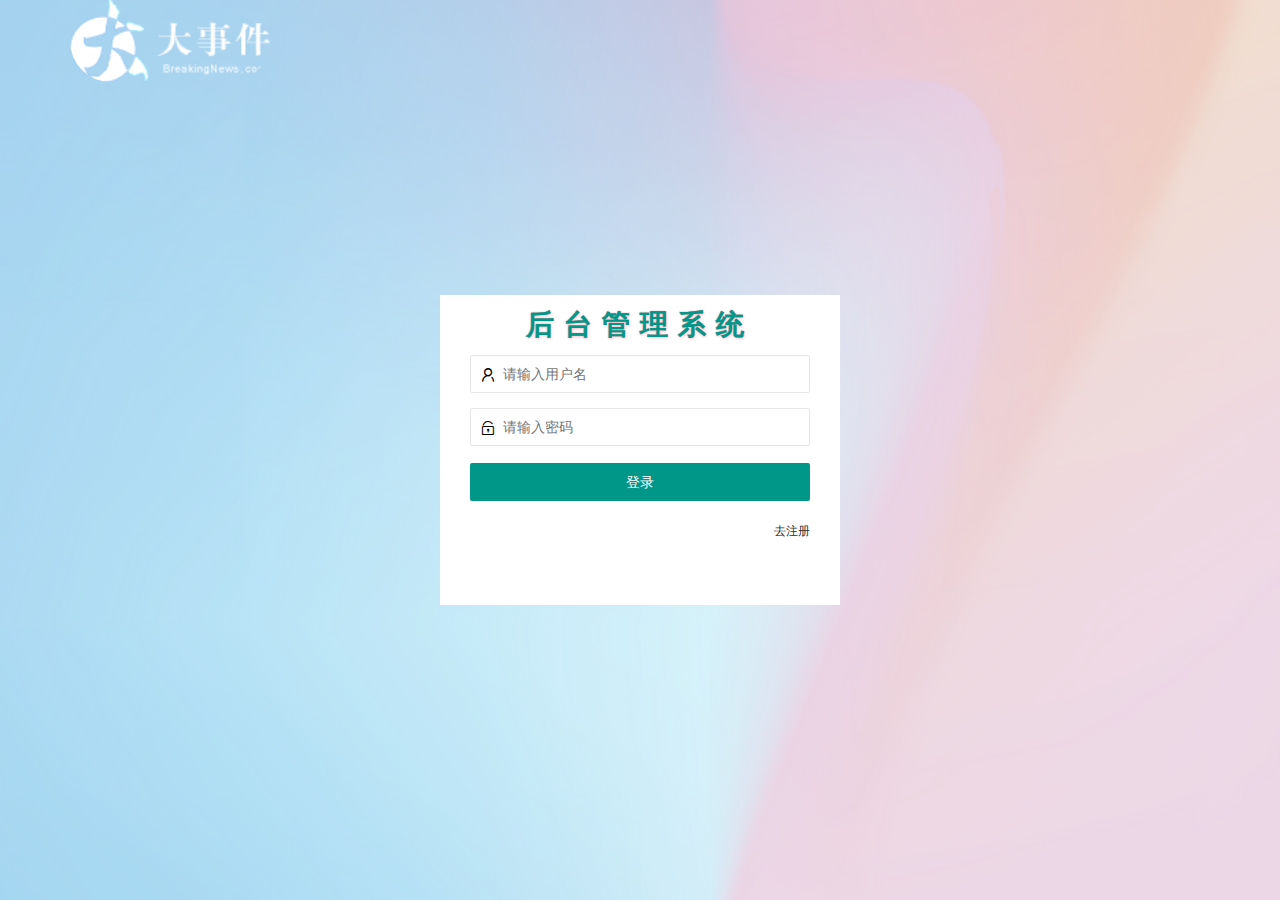
<file: login.html>
<!DOCTYPE html>
<html lang="en">
  <head>
    <meta charset="UTF-8" />
    <meta http-equiv="X-UA-Compatible" content="IE=edge" />
    <meta name="viewport" content="width=device-width, initial-scale=1.0" />
    <title>故事会-登录/注册</title>
    <link rel="stylesheet" href="./assets/lib/layui/css/layui.css" />
    <link rel="stylesheet" href="./assets/css/login.css" />
  </head>
  <body>
    <!-- 头部logo -->
    <div class="layui-main">
      <img src="/assets/images/logo.png" alt="" />
    </div>
    <!-- 登录注册 -->
    <div class="login_reg">
      <div class="login_title">
        <h1>后台管理系统</h1>
        <!-- 登录div -->
        <div class="login-box">
          <!-- 登录的表单 -->
          <form class="layui-form" id="form_login">
            <!-- 用户名 -->
            <div class="layui-form-item">
              <i class="layui-icon layui-icon-username"></i>
              <input
                type="text"
                name="username"
                required
                lay-verify="required"
                placeholder="请输入用户名"
                autocomplete="off"
                class="layui-input"
              />
            </div>
            <!-- 密码 -->
            <div class="layui-form-item">
              <i class="layui-icon layui-icon-password"></i>
              <input
                type="password"
                name="password"
                required
                lay-verify="required|password"
                placeholder="请输入密码"
                autocomplete="off"
                class="layui-input"
              />
            </div>
            <!-- 按钮 -->
            <div class="layui-form-item">
              <button class="layui-btn layui-btn-fluid" lay-submit>
                登录
              </button>
            </div>
            <div class="layui-form-item links">
              <a href="javascript:;" id="link_login">去注册</a>
            </div>
          </form>
        </div>
        <!-- 注册div -->
        <div class="reg-box">
          <!-- 注册的表单 -->
          <form class="layui-form" id="form_reg">
            <!-- 用户名 -->
            <div class="layui-form-item">
              <i class="layui-icon layui-icon-username"></i>
              <input
                type="text"
                name="username"
                required
                lay-verify="required"
                placeholder="请输入用户名"
                autocomplete="off"
                class="layui-input"
              />
            </div>
            <!-- 密码 -->
            <div class="layui-form-item">
              <i class="layui-icon layui-icon-password"></i>
              <input
                type="password"
                name="password"
                required
                lay-verify="password|required"
                placeholder="请输入密码"
                autocomplete="off"
                class="layui-input"
              />
            </div>
            <!-- 确认密码 -->
            <div class="layui-form-item">
              <i class="layui-icon layui-icon-auz"></i>
              <input
                type="password"
                name="repassword"
                required
                lay-verify="required|password|repassword"
                placeholder="请确认密码"
                autocomplete="off"
                class="layui-input"
              />
            </div>
            <!-- 按钮 -->
            <div class="layui-form-item">
              <button class="layui-btn layui-btn-fluid c-red" lay-submit>
                注册
              </button>
            </div>
            <div class="layui-form-item links">
              <a href="javascript:;" id="link_reg">去登录</a>
            </div>
          </form>
        </div>
      </div>
    </div>

    <!-- 导入jquery -->
    <script src="./assets/lib/jquery.js"></script>
    <!-- 导入layui -->
    <script src="./assets/lib/layui/layui.all.js"></script>
    <!-- 导入ajaxPrefilter -->
    <script src="./assets/js/baseAPI.js"></script>
    <!-- 导入登录js -->
    <script src="./assets/js/login.js"></script>
  </body>
</html>
</file>
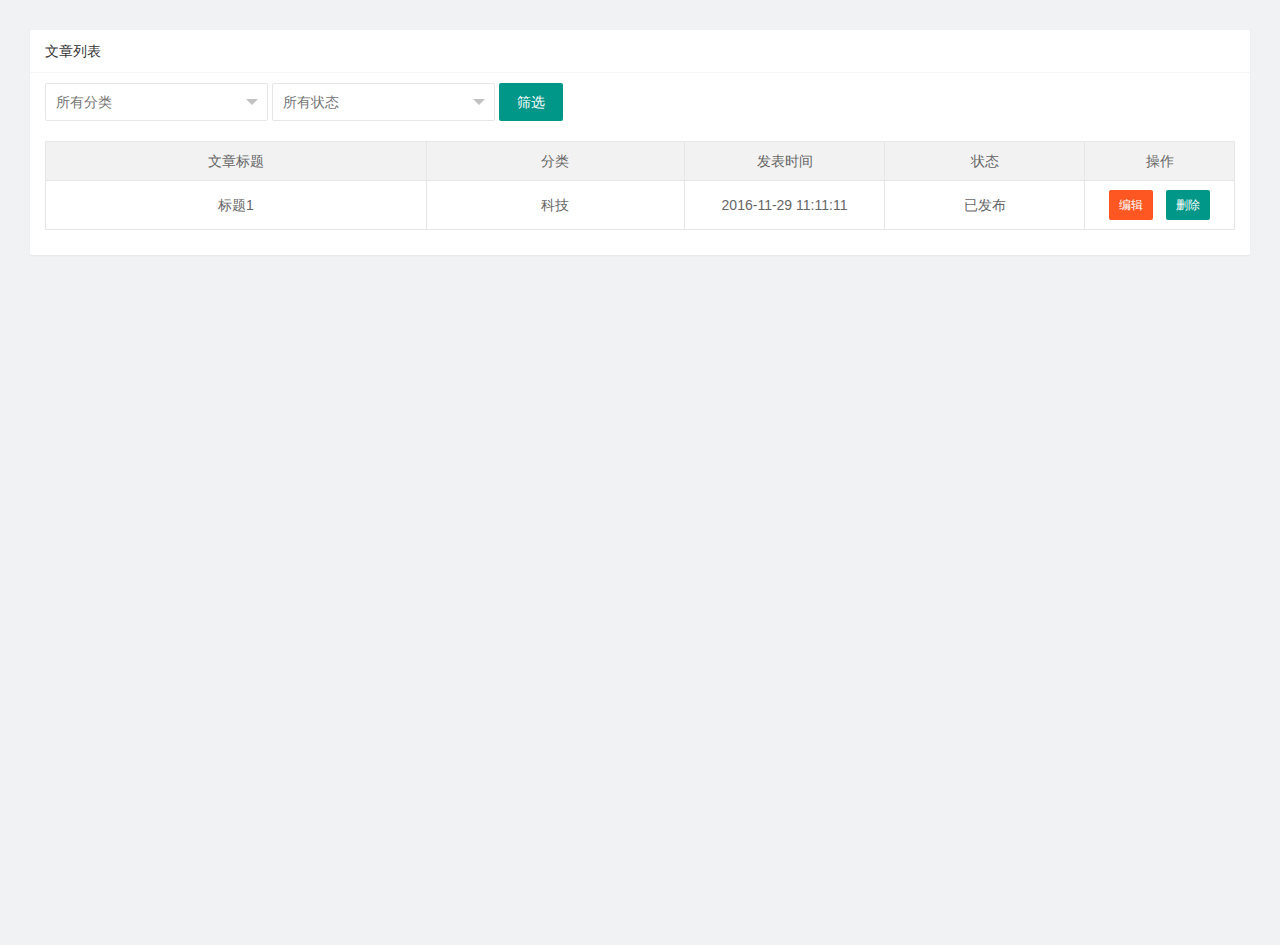
<file: article/article_list.html>
<!DOCTYPE html>
<html lang="en">
<head>
    <meta charset="UTF-8">
    <meta http-equiv="X-UA-Compatible" content="IE=edge">
    <meta name="viewport" content="width=device-width, initial-scale=1.0">
    <title>文章管理-文章列表</title>
    <link rel="stylesheet" href="/assets/lib/layui/css/layui.css">
    <link rel="stylesheet" href="/assets/css/article/article_list.css">
</head>
<body>
    <!-- 面板 -->
    <div class="layui-card">
        <div class="layui-card-header">文章列表</div>
        <div class="layui-card-body">
            <form class="layui-form" id="form-search">
                <!-- 筛选区域 -->
                <div class="layui-form-item layui-inline">
                    <select name="cate_id" class="select" id="selectCate">
                        <option value="">所有分类</option>
                        <!-- <option value="分类">分类</option> -->
                    </select>  
                </div>
                <div class="layui-form-item layui-inline">
                  <select name="state" class="select">
                        <option value="">所有状态</option>
                        <option value="已发布">已发布</option>
                        <option value="草稿">草稿</option>
                    </select> 
                </div>
                <div class="layui-form-item layui-inline">
                  <button class="layui-btn"  lay-submit lay-filter="formDemo" id="btnSelect">筛选</button> 
                </div>
            </form>
            <!-- 表格区域 -->
                <div class="layui-form-item">
                    <table class="layui-table">
                        <colgroup>
                          <col>
                          <col>
                          <col width="200">
                          <col width="200">
                          <col width="150">
                        </colgroup>
                        <thead>
                          <tr>
                            <th>文章标题</th>
                            <th>分类</th>
                            <th>发表时间</th>
                            <th>状态</th>
                            <th>操作</th>
                          </tr> 
                        </thead>
                        <tbody>
                          <tr>
                            <td>标题1</td>
                            <td>科技</td>
                            <td>2016-11-29 11:11:11</td>
                            <td>已发布</td>
                            <td>
                                <button type="button" class="layui-btn layui-btn layui-btn-sm layui-btn layui-btn-danger">编辑</button>
                                <button type="button" class="layui-btn layui-btn layui-btn-sm">删除</button>
                            </td>
                          </tr>
                        </tbody>
                      </table>
                </div>
                <!-- 分页区域 -->
                <div id="pageBox"></div>
        </div>
      </div>

      <script src="/assets/lib/layui/layui.all.js"></script>
      <script src="/assets/lib/jquery.js"></script>
      <script src="/assets/js/baseAPI.js"></script>
      <script src="/assets/js/article/article_list.js"></script>
</body>
</html>
</file>
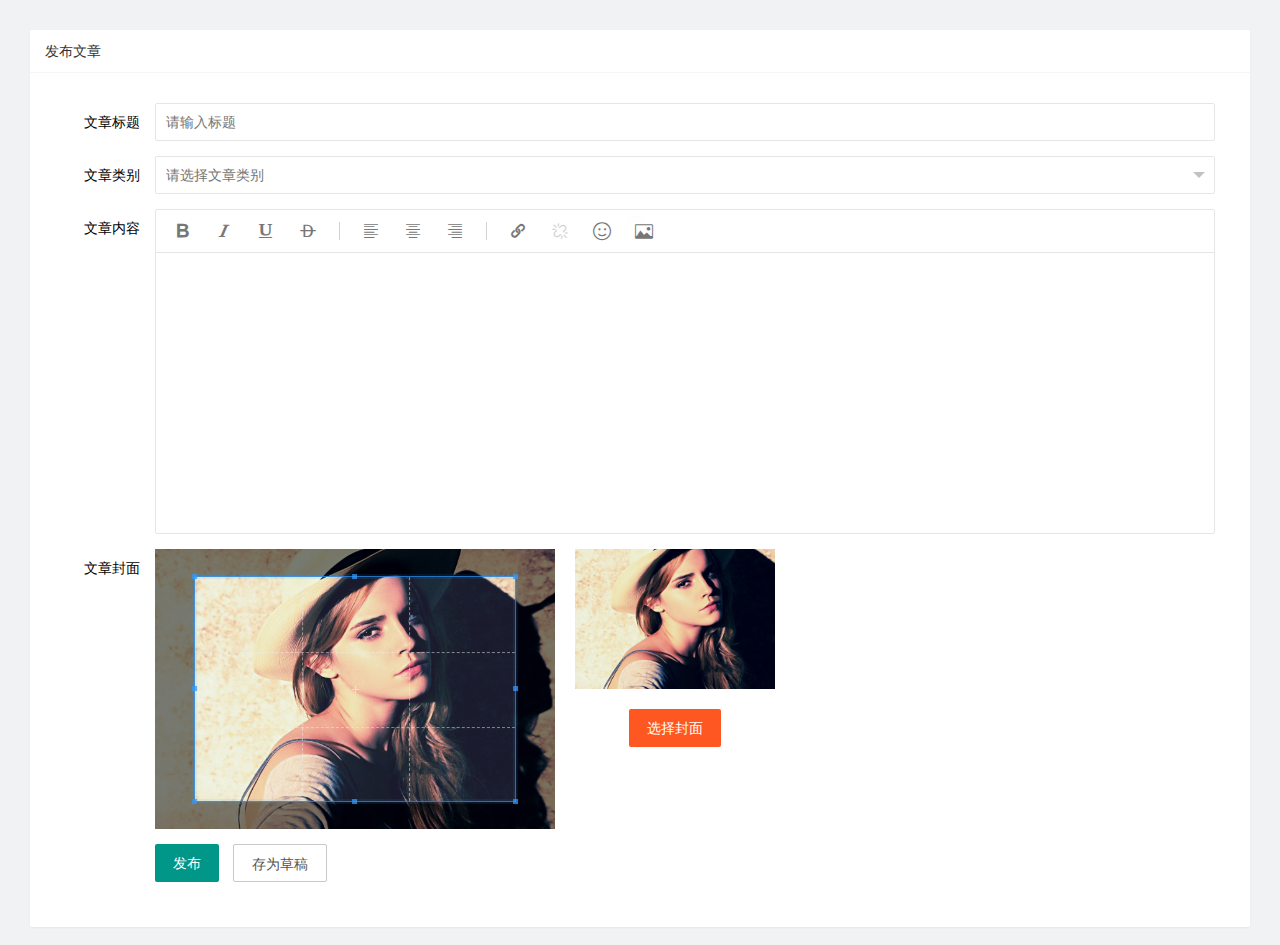
<file: article/article_publish.html>
<!DOCTYPE html>
<html lang="en">
<head>
    <meta charset="UTF-8">
    <meta http-equiv="X-UA-Compatible" content="IE=edge">
    <meta name="viewport" content="width=device-width, initial-scale=1.0">
    <title>文章管理-发布文章</title>
    <link rel="stylesheet" href="/assets/lib/layui/css/layui.css">
    <link rel="stylesheet" href="/assets/css/article/article_publish.css">
    <link rel="stylesheet" href="/assets/lib/cropper/cropper.css">
</head>
<body>
    <!-- 卡片区域 -->
    <div class="layui-card">
        <div class="layui-card-header">发布文章</div>
        <div class="layui-card-body">
        <!-- 发布文章的表单 -->
        <form class="layui-form" id="form-pub">
            <!-- 第一行 -->
            <div class="layui-form-item">
              <label class="layui-form-label">文章标题</label>
              <div class="layui-input-block">
                <input type="text" name="title" placeholder="请输入标题" autocomplete="off" class="layui-input"  required  lay-verify="required">
              </div>
            </div>
            <!-- 第二行 -->
            <div class="layui-form-item">
              <label class="layui-form-label">文章类别</label>
              <div class="layui-input-block">
                <select name="cate_id" id="formCate" required  lay-verify="required">
                    <option value="">请选择文章类别</option>
                    <!-- <option value="010">北京</option> -->
                  </select>  
              </div>
            </div>
            <!-- 第三行 -->
            <div class="layui-form-item">
                <label class="layui-form-label">文章内容</label>
                <div class="layui-input-block">
                  <textarea id="demo" name="content"></textarea>
                </div>
            </div>
            <!-- 第四行 -->
            <div class="layui-form-item">
              <!-- 左侧的 label -->
              <label class="layui-form-label">文章封面</label>
              <!-- 选择封面区域 -->
              <div class="layui-input-block cover-box">
                <!-- 左侧裁剪区域 -->
                <div class="cover-left">
                  <img id="image" src="/assets/images/sample2.jpg" alt="" />
                </div>
                <!-- 右侧预览区域和选择封面区域 -->
                <div class="cover-right">
                  <!-- 预览的区域 -->
                  <div class="img-preview"></div>
                  <!-- 选择封面按钮 -->
                  <button type="button" class="layui-btn layui-btn-danger" id="chooseImg" accept="image/*">选择封面</button>
                <!-- 隐藏的文件选择框 -->
                  <input type="file" id="coverFile">
                </div>
              </div>
            </div>
            <!-- 最后的按钮 -->
            <div class="layui-form-item">
              <div class="layui-input-block">
                  <button lay-submit class="layui-btn">发布</button>
                  <button lay-submit class="layui-btn layui-btn-primary" id="art-save">存为草稿</button>
              </div>
            </div>
        </form>
        </div>
      </div>

      <script src="/assets/lib/layui/layui.all.js"></script>
      <script src="/assets/lib/jquery.js"></script>
      <script src="/assets/js/baseAPI.js"></script>
      <script src="/assets/lib/cropper/Cropper.js"></script>
      <script src="/assets/lib/cropper/jquery-cropper.js"></script>
      <script src="/assets/js/article/article_publish.js"></script>
</body>
</html>
</file>
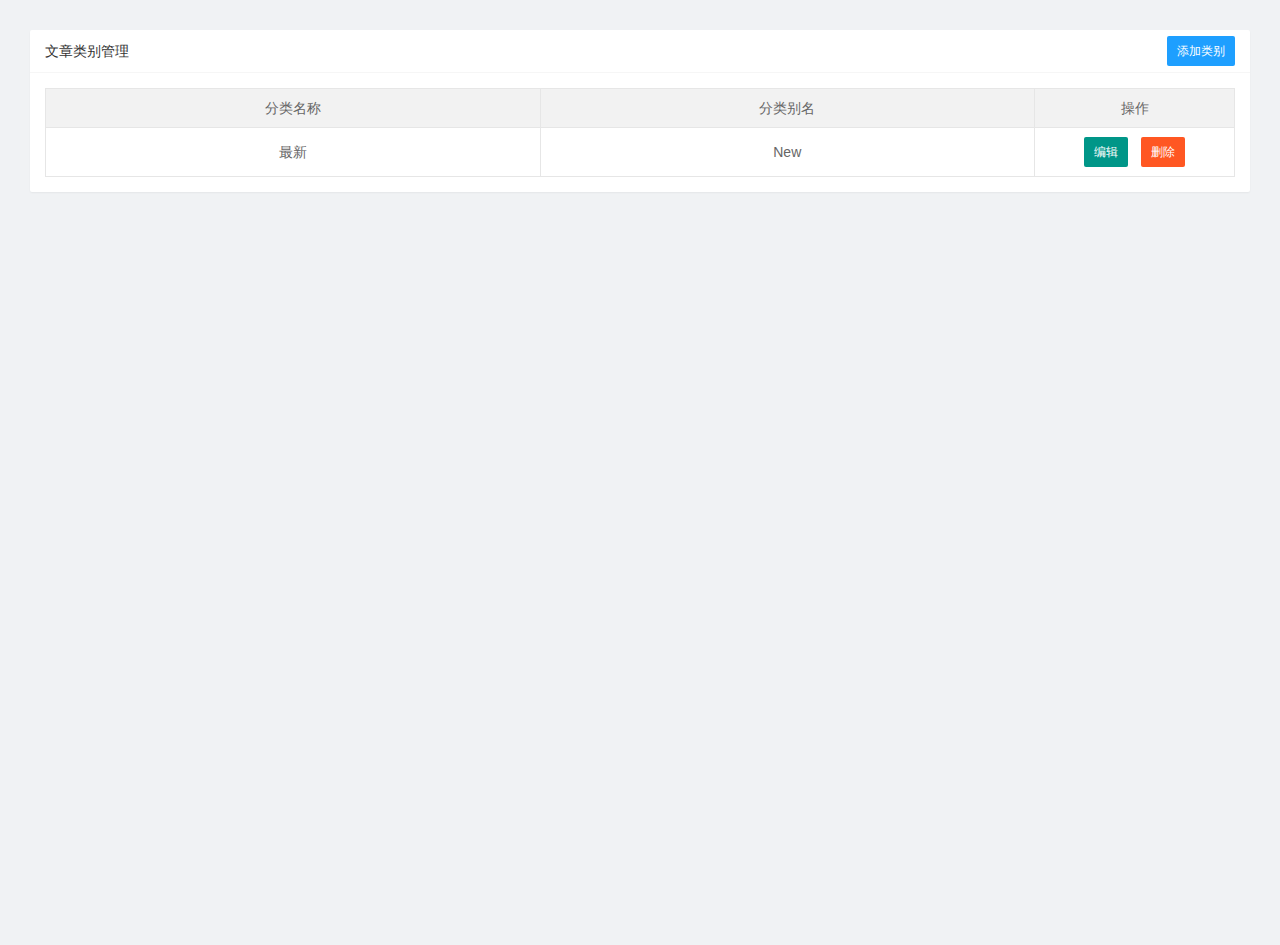
<file: article/article_type.html>
<!DOCTYPE html>
<html lang="en">
<head>
    <meta charset="UTF-8">
    <meta http-equiv="X-UA-Compatible" content="IE=edge">
    <meta name="viewport" content="width=device-width, initial-scale=1.0">
    <title>文章管理-文章类别</title>
    <link rel="stylesheet" href="/assets/lib/layui/css/layui.css">
    <link rel="stylesheet" href="/assets/css/article/article_type.css">
</head>
<body>
    <!-- 面板 -->
    <div class="layui-card">
        <div class="layui-card-header">
            <span>文章类别管理</span>
            <button type="button" class="layui-btn layui-btn-normal layui-btn-sm" id="addType">添加类别</button>
        </div>
        <div class="layui-card-body">
            <!-- 表格 -->
            <table class="layui-table">
                <colgroup>
                  <col>
                  <col>
                  <col width="200">
                </colgroup>
                <thead>
                  <tr>
                    <th>分类名称</th>
                    <th>分类别名</th>
                    <th>操作</th>
                  </tr> 
                </thead>
                <tbody>
                  <tr>
                    <td>最新</td>
                    <td>New</td>
                    <td>
                        <button type="button" class="layui-btn layui-btn-sm">编辑</button>
                        <button type="button" class="layui-btn layui-btn-danger layui-btn-sm">删除</button>
                    </td>
                  </tr>
                </tbody>
              </table>
        </div>
      </div>
      <script src="/assets/lib/layui/layui.all.js"></script>
      <script src="/assets/lib/jquery.js"></script>
      <script src="/assets/js/baseAPI.js"></script>
      <script src="/assets/js/article/article_type.js"></script>
</body>
</html>
</file>
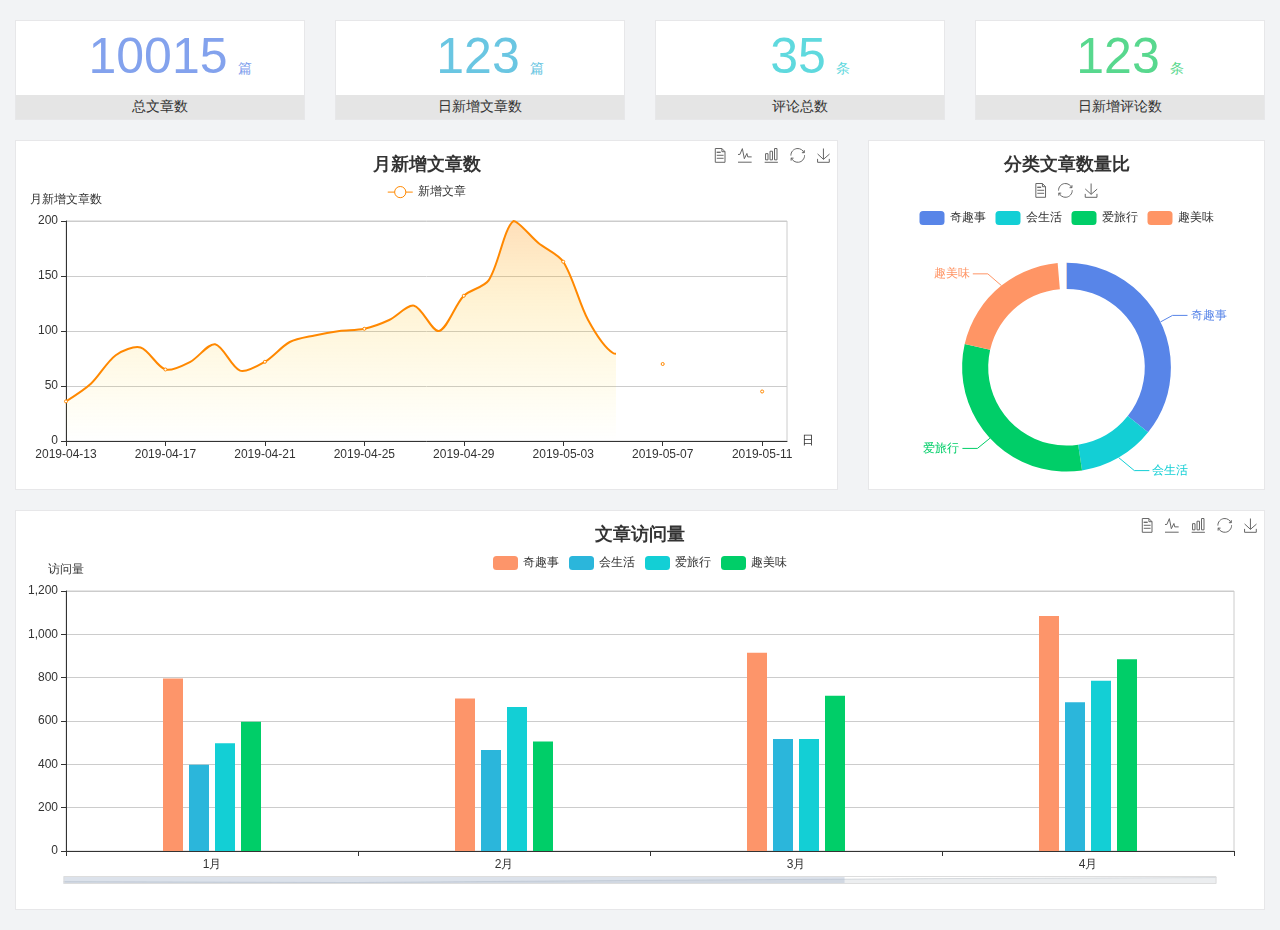
<file: home/dashboard.html>
<!DOCTYPE html>
<html lang="en">

<head>
  <meta charset="UTF-8">
  <meta name="viewport" content="width=device-width, initial-scale=1.0">
  <meta http-equiv="X-UA-Compatible" content="ie=edge">
  <title>图表统计</title>
  <link rel="stylesheet" href="../../assets/lib/bootstrap.css" />
  <link rel="stylesheet" href="../../assets/lib/main.css" />
  <script src="../../assets/lib/jquery.js"></script>
  <script type="text/javascript" src="../../assets/lib/echarts.min.js"></script>
</head>

<body>
  <div class="container-fluid">
    <div class="row spannel_list">
      <div class="col-sm-3 col-xs-6">
        <div class="spannel">
          <em>10015</em><span>篇</span>
          <b>总文章数</b>
        </div>
      </div>
      <div class="col-sm-3 col-xs-6">
        <div class="spannel scolor01">
          <em>123</em><span>篇</span>
          <b>日新增文章数</b>
        </div>
      </div>
      <div class="col-sm-3 col-xs-6">
        <div class="spannel scolor02">
          <em>35</em><span>条</span>
          <b>评论总数</b>
        </div>
      </div>
      <div class="col-sm-3 col-xs-6">
        <div class="spannel scolor03">
          <em>123</em><span>条</span>
          <b>日新增评论数</b>
        </div>
      </div>
    </div>
  </div>

  <div class="container-fluid">
    <div class="row curve-pie">
      <div class="col-lg-8 col-md-8">
        <div class="gragh_pannel" id="curve_show"></div>
      </div>
      <div class="col-lg-4 col-md-4">
        <div class="gragh_pannel" id="pie_show"></div>
      </div>
    </div>
  </div>

  <div class="container-fluid">
    <div class="column_pannel" id="column_show"></div>
  </div>

  <script>
    var oChart = echarts.init(document.getElementById('curve_show'));
    var aList_all = [
      { 'count': 36, 'date': '2019-04-13' },
      { 'count': 52, 'date': '2019-04-14' },
      { 'count': 78, 'date': '2019-04-15' },
      { 'count': 85, 'date': '2019-04-16' },
      { 'count': 65, 'date': '2019-04-17' },
      { 'count': 72, 'date': '2019-04-18' },
      { 'count': 88, 'date': '2019-04-19' },
      { 'count': 64, 'date': '2019-04-20' },
      { 'count': 72, 'date': '2019-04-21' },
      { 'count': 90, 'date': '2019-04-22' },
      { 'count': 96, 'date': '2019-04-23' },
      { 'count': 100, 'date': '2019-04-24' },
      { 'count': 102, 'date': '2019-04-25' },
      { 'count': 110, 'date': '2019-04-26' },
      { 'count': 123, 'date': '2019-04-27' },
      { 'count': 100, 'date': '2019-04-28' },
      { 'count': 132, 'date': '2019-04-29' },
      { 'count': 146, 'date': '2019-04-30' },
      { 'count': 200, 'date': '2019-05-01' },
      { 'count': 180, 'date': '2019-05-02' },
      { 'count': 163, 'date': '2019-05-03' },
      { 'count': 110, 'date': '2019-05-04' },
      { 'count': 80, 'date': '2019-05-05' },
      { 'count': 82, 'date': '2019-05-06' },
      { 'count': 70, 'date': '2019-05-07' },
      { 'count': 65, 'date': '2019-05-08' },
      { 'count': 54, 'date': '2019-05-09' },
      { 'count': 40, 'date': '2019-05-10' },
      { 'count': 45, 'date': '2019-05-11' },
      { 'count': 38, 'date': '2019-05-12' },
    ];

    let aCount = [];
    let aDate = [];

    for (var i = 0; i < aList_all.length; i++) {
      aCount.push(aList_all[i].count);
      aDate.push(aList_all[i].date);
    }

    var chartopt = {
      title: {
        text: '月新增文章数',
        left: 'center',
        top: '10'
      },
      tooltip: {
        trigger: 'axis'
      },
      legend: {
        data: ['新增文章'],
        top: '40'
      },
      toolbox: {
        show: true,
        feature: {
          mark: { show: true },
          dataView: { show: true, readOnly: false },
          magicType: { show: true, type: ['line', 'bar'] },
          restore: { show: true },
          saveAsImage: { show: true }
        }
      },
      calculable: true,
      xAxis: [
        {
          name: '日',
          type: 'category',
          boundaryGap: false,
          data: aDate
        }
      ],
      yAxis: [
        {
          name: '月新增文章数',
          type: 'value'
        }
      ],
      series: [
        {
          name: '新增文章',
          type: 'line',
          smooth: true,
          itemStyle: { normal: { areaStyle: { type: 'default' }, color: '#f80' }, lineStyle: { color: '#f80' } },
          data: aCount
        }],
      areaStyle: {
        normal: {
          color: new echarts.graphic.LinearGradient(0, 0, 0, 1, [{
            offset: 0,
            color: 'rgba(255,136,0,0.39)'
          }, {
            offset: .34,
            color: 'rgba(255,180,0,0.25)'
          }, {
            offset: 1,
            color: 'rgba(255,222,0,0.00)'
          }])

        }
      },
      grid: {
        show: true,
        x: 50,
        x2: 50,
        y: 80,
        height: 220
      }
    };

    oChart.setOption(chartopt);


    var oPie = echarts.init(document.getElementById('pie_show'));
    var oPieopt =
    {
      title: {
        top: 10,
        text: '分类文章数量比',
        x: 'center'
      },
      tooltip: {
        trigger: 'item',
        formatter: "{a} <br/>{b} : {c} ({d}%)"
      },
      color: ['#5885e8', '#13cfd5', '#00ce68', '#ff9565'],
      legend: {
        x: 'center',
        top: 65,
        data: ['奇趣事', '会生活', '爱旅行', '趣美味']
      },
      toolbox: {
        show: true,
        x: 'center',
        top: 35,
        feature: {
          mark: { show: true },
          dataView: { show: true, readOnly: false },
          magicType: {
            show: true,
            type: ['pie', 'funnel'],
            option: {
              funnel: {
                x: '25%',
                width: '50%',
                funnelAlign: 'left',
                max: 1548
              }
            }
          },
          restore: { show: true },
          saveAsImage: { show: true }
        }
      },
      calculable: true,
      series: [
        {
          name: '访问来源',
          type: 'pie',
          radius: ['45%', '60%'],
          center: ['50%', '65%'],
          data: [
            { value: 300, name: '奇趣事' },
            { value: 100, name: '会生活' },
            { value: 260, name: '爱旅行' },
            { value: 180, name: '趣美味' }
          ]
        }
      ]
    };
    oPie.setOption(oPieopt);



    var oColumn = this.echarts.init(document.getElementById('column_show'));
    var oColumnopt =
    {
      title: {
        text: '文章访问量',
        left: 'center',
        top: '10'
      },
      tooltip: {
        trigger: 'axis'
      },
      legend: {
        data: ['奇趣事', '会生活', '爱旅行', '趣美味'],
        top: '40'
      },
      toolbox: {
        show: true,
        feature: {
          mark: { show: true },
          dataView: { show: true, readOnly: false },
          magicType: { show: true, type: ['line', 'bar'] },
          restore: { show: true },
          saveAsImage: { show: true }
        }
      },
      calculable: true,
      xAxis: [
        {
          type: 'category',
          data: ['1月', '2月', '3月', '4月', '5月']
        }
      ],
      yAxis: [
        {
          name: '访问量',
          type: 'value'
        }
      ],
      series: [
        {
          name: '奇趣事',
          type: 'bar',
          barWidth: 20,
          itemStyle: {
            normal: { areaStyle: { type: 'default' }, color: '#fd956a' }
          },
          data: [800, 708, 920, 1090, 1200]
        },
        {
          name: '会生活',
          type: 'bar',
          barWidth: 20,
          itemStyle: {
            normal: { areaStyle: { type: 'default' }, color: '#2bb6db' }
          },
          data: [400, 468, 520, 690, 800]
        },
        {
          name: '爱旅行',
          type: 'bar',
          barWidth: 20,
          itemStyle: {
            normal: { areaStyle: { type: 'default' }, color: '#13cfd5' }
          },
          data: [500, 668, 520, 790, 900]
        },
        {
          name: '趣美味',
          type: 'bar',
          barWidth: 20,
          itemStyle: {
            normal: { areaStyle: { type: 'default' }, color: '#00ce68' }
          },
          data: [600, 508, 720, 890, 1000]
        }
      ],
      grid: {
        show: true,
        x: 50,
        x2: 30,
        y: 80,
        height: 260
      },
      dataZoom: [//给x轴设置滚动条
        {
          start: 0,//默认为0
          end: 100 - 1000 / 31,//默认为100
          type: 'slider',
          show: true,
          xAxisIndex: [0],
          handleSize: 0,//滑动条的 左右2个滑动条的大小
          height: 8,//组件高度
          left: 45, //左边的距离
          right: 50,//右边的距离
          bottom: 26,//右边的距离
          handleColor: '#ddd',//h滑动图标的颜色
          handleStyle: {
            borderColor: "#cacaca",
            borderWidth: "1",
            shadowBlur: 2,
            background: "#ddd",
            shadowColor: "#ddd",
          }
        }]
    };
    oColumn.setOption(oColumnopt);
  </script>
</body>

</html>
</file>
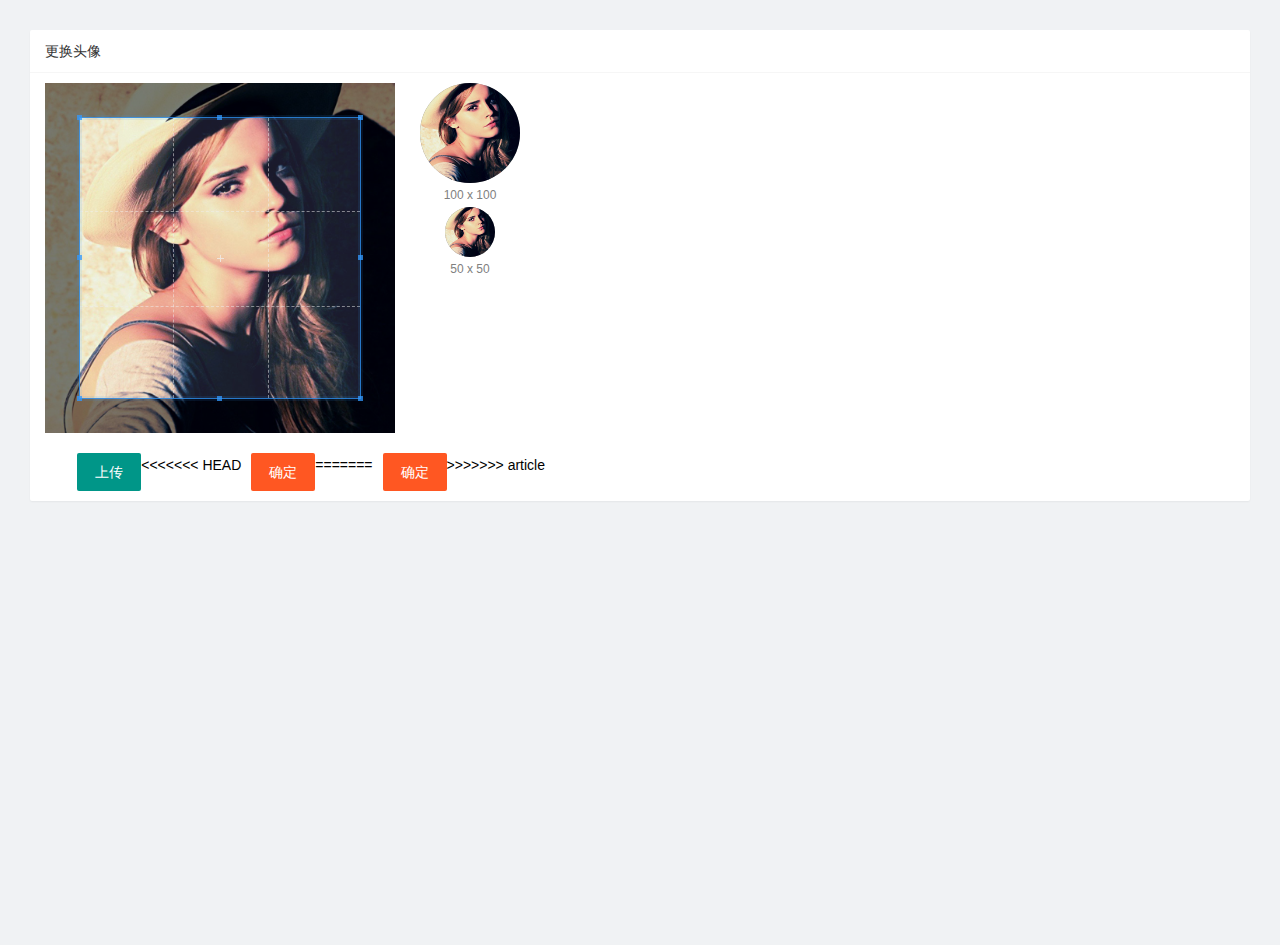
<file: user/user_avatar.html>
<!DOCTYPE html>
<html lang="en">
<head>
    <meta charset="UTF-8">
    <meta http-equiv="X-UA-Compatible" content="IE=edge">
    <meta name="viewport" content="width=device-width, initial-scale=1.0">
    <title>Document</title>
    <link rel="stylesheet" href="/assets/lib/layui/css/layui.css">
    <link rel="stylesheet" href="/assets/lib/cropper/cropper.css">
    <link rel="stylesheet" href="/assets/css/user/user_avatar.css">
</head>
<body>
    <!-- 卡片区域 -->
    <div class="layui-card">
        <div class="layui-card-header">更换头像</div>
        <div class="layui-card-body">
            <!-- 图片 -->
            <div class="row1">
                <!-- 图片裁剪 -->
                <div class="cropper-box">
                    <!-- img 标签为将来的裁剪区域 -->
                    <img src="/assets/images/sample.jpg" alt="" id="image">
                </div>
                <!-- 图片预览 -->
                <div class="preview-box">
                    <div>
                        <!-- 宽高为 100px 的预览区域 -->
                        <div class="img-preview w100"></div>
                        <p class="size">100 x 100</p>
                    </div>
                    <div>
                        <!-- 宽高为 50px 的预览区域 -->
                        <div class="img-preview w50"></div>
                        <p class="size">50 x 50</p>
                    </div>
                </div>
            </div>
            <!-- 按钮 -->
            <div class="row2">
                <input type="file" id="file" accept="image/*">
                <button class="layui-btn" id="btnChooseImage">上传</button>
<<<<<<< HEAD
                <button class="layui-btn layui-btn-danger" id="btnUpdate">确定</button>
=======
                <button class="layui-btn layui-btn-danger" id="btnUpload">确定</button>
>>>>>>> article
            </div>
        </div>
    </div>


    <script src="/assets/lib/layui/layui.all.js"></script>
    <script src="/assets/lib/jquery.js"></script>
    <script src="/assets/lib/cropper/Cropper.js"></script>
    <script src="/assets/lib/cropper/jquery-cropper.js"></script>
    <script src="/assets/js/baseAPI.js"></script>
    <script src="/assets/js/user/user_avatar.js"></script>
</body>
</html>
</file>
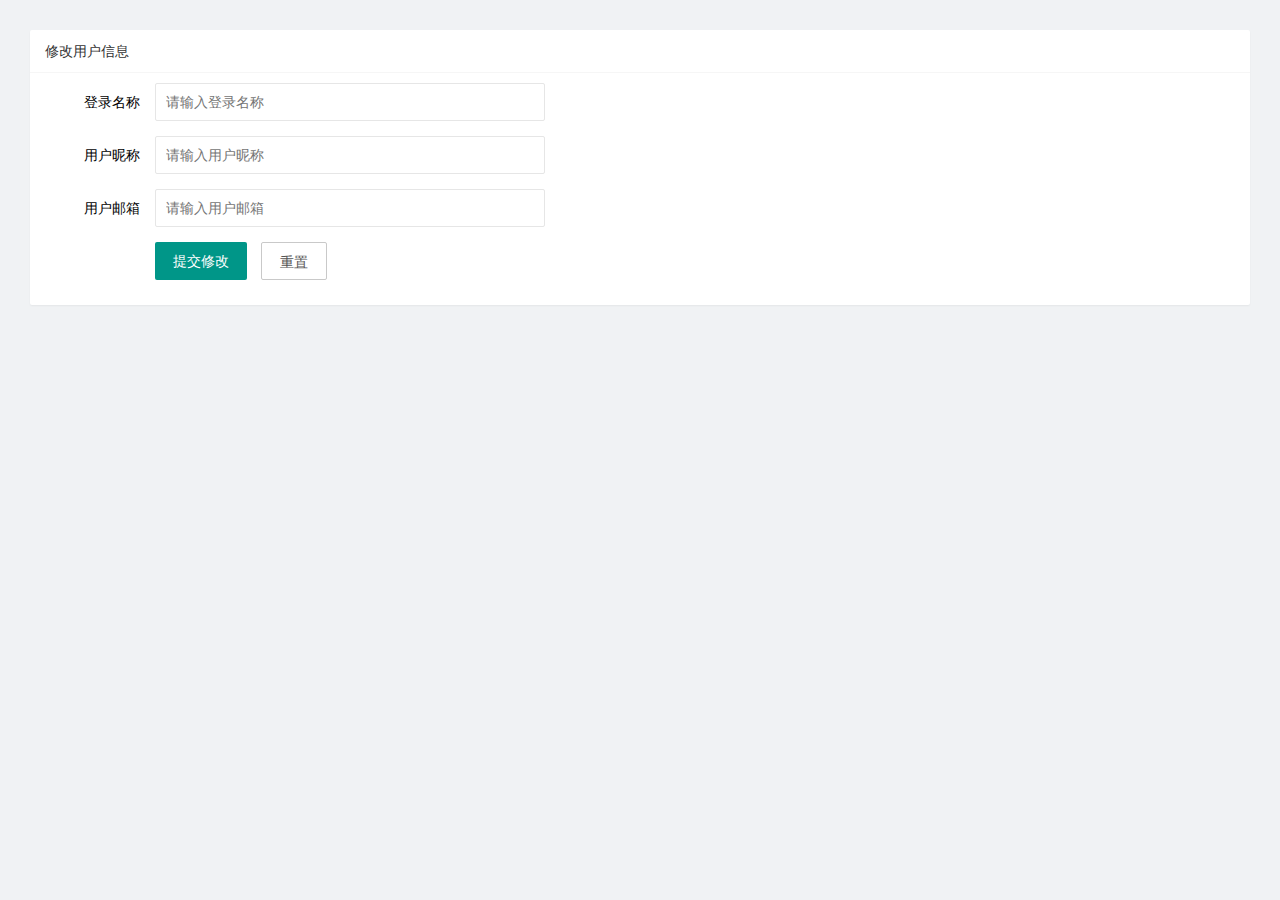
<file: user/user_info.html>
<!DOCTYPE html>
<html lang="en">
<head>
    <meta charset="UTF-8">
    <meta http-equiv="X-UA-Compatible" content="IE=edge">
    <meta name="viewport" content="width=device-width, initial-scale=1.0">
    <title>个人中心-基本资料</title>
    <link rel="stylesheet" href="/assets/lib/layui/css/layui.css">
    <link rel="stylesheet" href="/assets/css/user/user_info.css">
</head>
<body>
    <div class="layui-card">
        <div class="layui-card-header">修改用户信息</div>
        <div class="layui-card-body">
            <!-- form 表单区域 -->
            <form class="layui-form" lay-filter="formUserInfo">
                <!-- input 隐藏域 -->
                <input type="hidden" name="id" value="">
                <!-- 登录名称 -->
                <div class="layui-form-item">
                  <label class="layui-form-label">登录名称</label>
                  <div class="layui-input-block">
                    <input type="text" name="username" required  lay-verify="required" placeholder="请输入登录名称" autocomplete="off" class="layui-input" readonly>
                  </div>
                </div>
                <!-- 用户昵称 -->
                <div class="layui-form-item">
                  <label class="layui-form-label">用户昵称</label>
                  <div class="layui-input-block">
                    <input type="text" name="nickname" required  lay-verify="required|nickname" placeholder="请输入用户昵称" autocomplete="off" class="layui-input">
                  </div>
                </div>
                <!-- 用户邮箱 -->
                <div class="layui-form-item">
                  <label class="layui-form-label">用户邮箱</label>
                  <div class="layui-input-block">
                    <input type="text" name="email" required  lay-verify="required|email" placeholder="请输入用户邮箱" autocomplete="off" class="layui-input">
                  </div>
                </div>
                <div class="layui-form-item">
                    <div class="layui-input-block">
                      <button class="layui-btn" lay-submit lay-filter="formDemo" id="btnSubmit">提交修改</button>
                      <button type="reset" class="layui-btn layui-btn-primary" id="btnReset">重置</button>
                    </div>
                  </div>
            </form>
        </div>
      </div>
      <!-- 导入layui -->
      <script src="/assets/lib/layui/layui.all.js"></script>
      <!-- 导入jquery -->
      <script src="/assets/lib/jquery.js"></script>
      <!-- 导入baseAPI -->
      <script src="/assets/js/baseAPI.js"></script>
      <!-- 导入自己js -->
      <script src="/assets/js/user/user_info.js"></script>
</body>
</html>
</file>
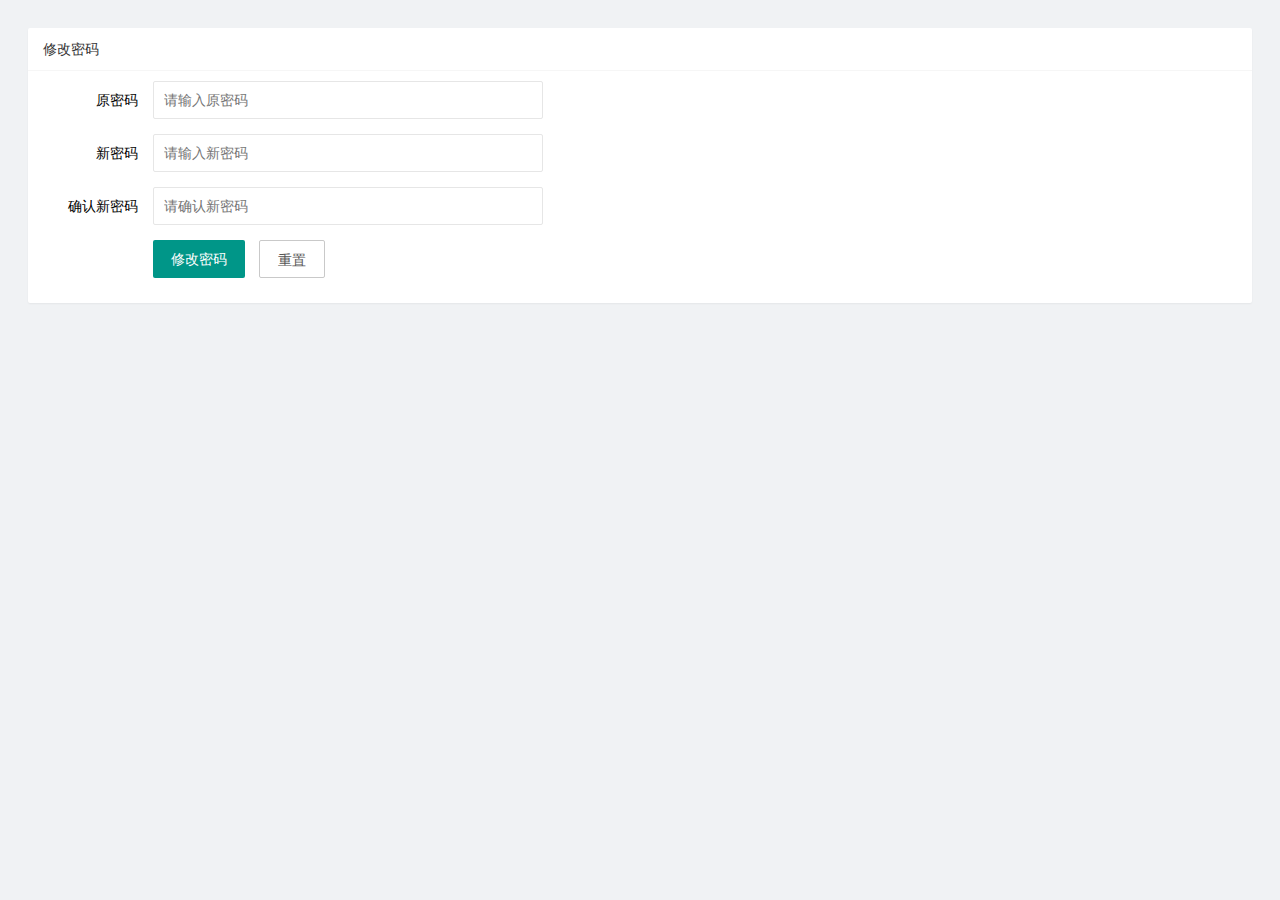
<file: user/usre_pwd.html>
<!DOCTYPE html>
<html lang="en">
<head>
    <meta charset="UTF-8">
    <meta http-equiv="X-UA-Compatible" content="IE=edge">
    <meta name="viewport" content="width=device-width, initial-scale=1.0">
    <title>个人中心-重置密码</title>
    <link rel="stylesheet" href="/assets/lib/layui/css/layui.css">
    <link rel="stylesheet" href="/assets/css/user/user_pwd.css">
</head>
<body>
    <div class="layui-card">
        <div class="layui-card-header">修改密码</div>
        <div class="layui-card-body">
            <!-- form 表单区域 -->
            <form class="layui-form" lay-filter="formUserInfo">
                <!-- 原密码 -->
                <div class="layui-form-item">
                  <label class="layui-form-label">原密码</label>
                  <div class="layui-input-block">
                    <input type="password" name="oldPwd" required  lay-verify="required|password" placeholder="请输入原密码" autocomplete="off" class="layui-input">
                  </div>
                </div>
                <!-- 新密码 -->
                <div class="layui-form-item">
                  <label class="layui-form-label">新密码</label>
                  <div class="layui-input-block">
                    <input type="password" name="newPwd" required  lay-verify="required|password|samePwd" placeholder="请输入新密码" autocomplete="off" class="layui-input">
                  </div>
                </div>
                <!-- 确认密码 -->
                <div class="layui-form-item">
                  <label class="layui-form-label">确认新密码</label>
                  <div class="layui-input-block">
                    <input type="password" name="rePwd" required  lay-verify="required|password|rePwd" placeholder="请确认新密码" autocomplete="off" class="layui-input">
                  </div>
                </div>
                <div class="layui-form-item">
                    <div class="layui-input-block">
                      <button class="layui-btn" lay-submit lay-filter="formDemo" id="btnChangePwd">修改密码</button>
                      <button type="reset" class="layui-btn layui-btn-primary" id="btnReset">重置</button>
                    </div>
                  </div>
            </form>
        </div>
      </div>
      <!-- 导入layui -->
      <script src="/assets/lib/layui/layui.all.js"></script>
      <!-- 导入jquery -->
      <script src="/assets/lib/jquery.js"></script>
      <!-- 导入baseAPI -->
      <script src="/assets/js/baseAPI.js"></script>
      <!-- 导入自己js -->
      <script src="/assets/js/user/user_pwd.js"></script>
</body>
</html>
</file>
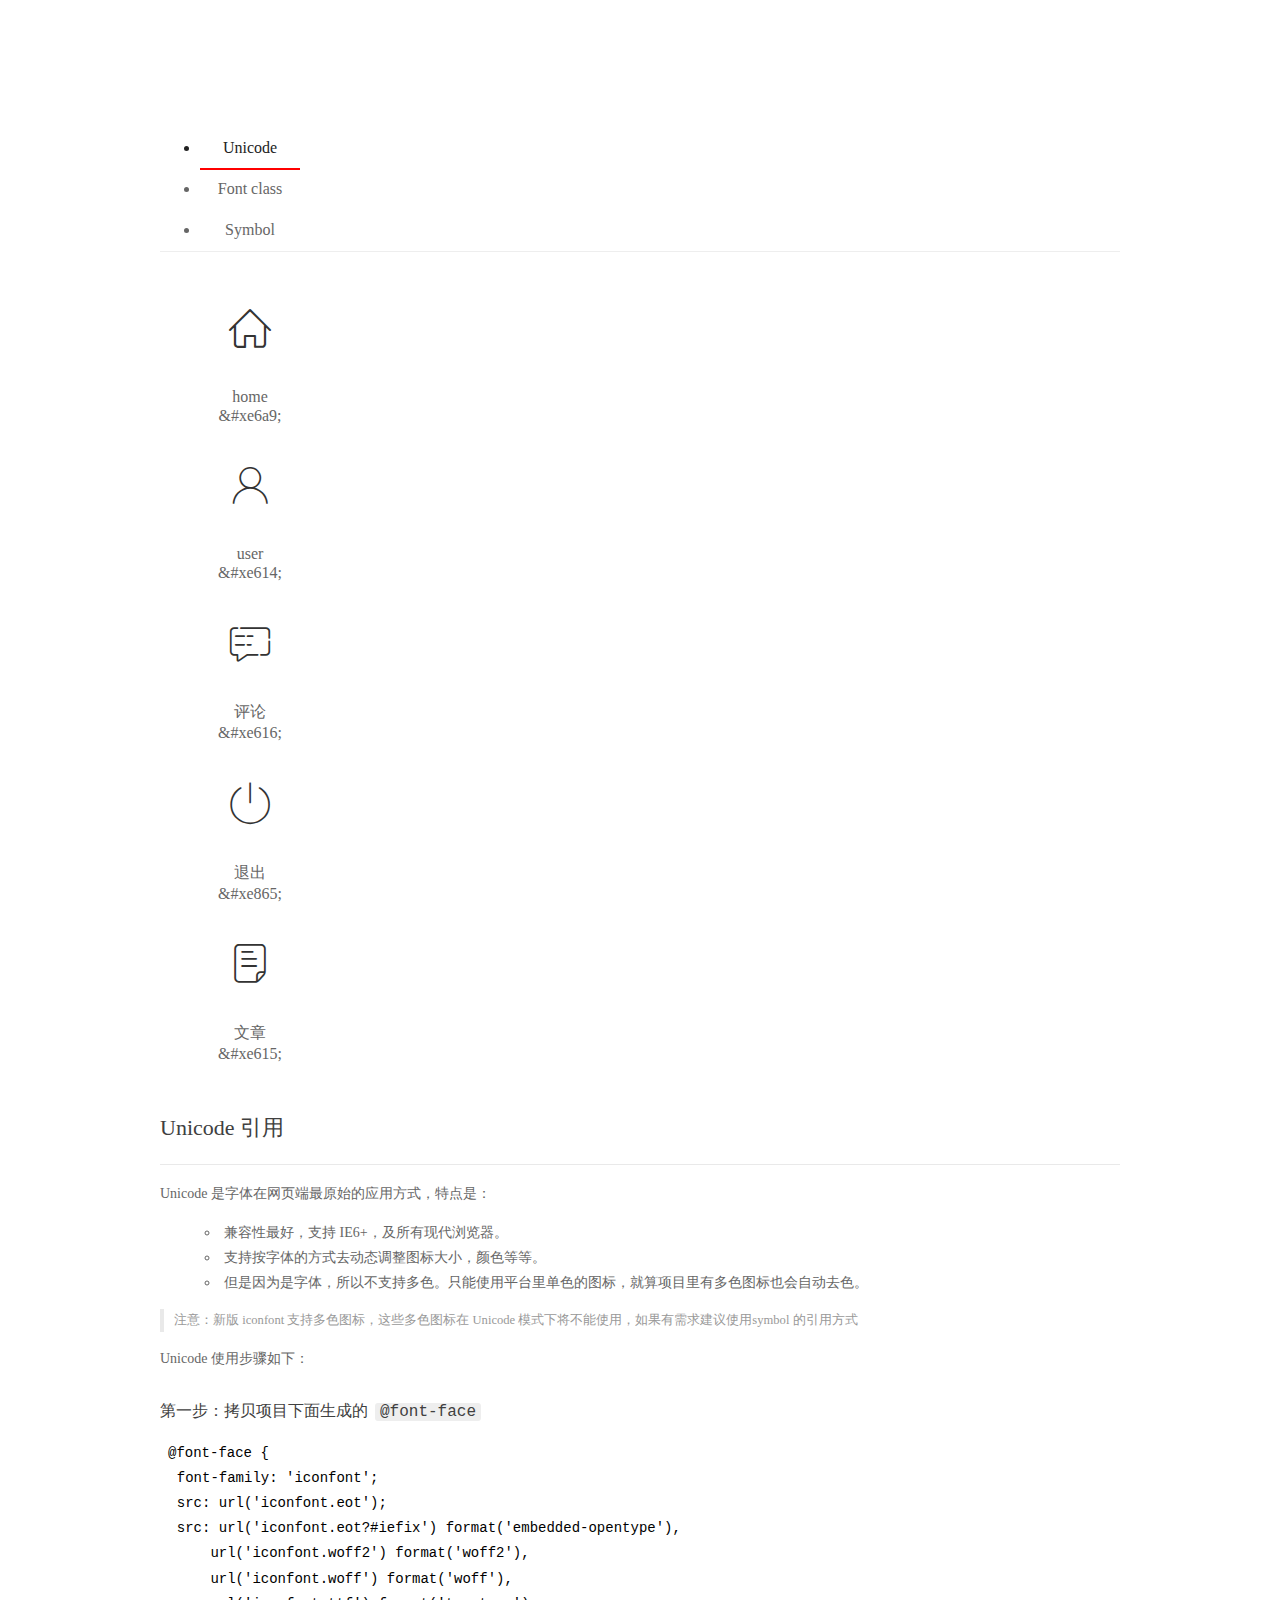
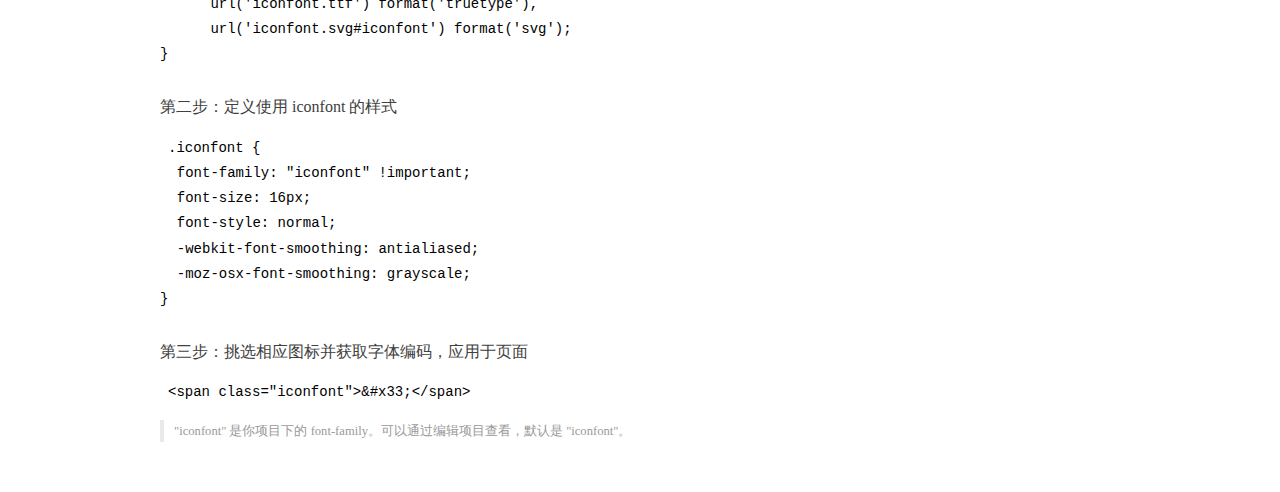
<file: assets/fonts/demo_index.html>
<!DOCTYPE html>
<html>
<head>
  <meta charset="utf-8"/>
  <title>IconFont Demo</title>
  <link rel="shortcut icon" href="https://gtms04.alicdn.com/tps/i4/TB1_oz6GVXXXXaFXpXXJDFnIXXX-64-64.ico" type="image/x-icon"/>
  <link rel="stylesheet" href="https://g.alicdn.com/thx/cube/1.3.2/cube.min.css">
  <link rel="stylesheet" href="demo.css">
  <link rel="stylesheet" href="iconfont.css">
  <script src="iconfont.js"></script>
  <!-- jQuery -->
  <script src="https://a1.alicdn.com/oss/uploads/2018/12/26/7bfddb60-08e8-11e9-9b04-53e73bb6408b.js"></script>
  <!-- 代码高亮 -->
  <script src="https://a1.alicdn.com/oss/uploads/2018/12/26/a3f714d0-08e6-11e9-8a15-ebf944d7534c.js"></script>
</head>
<body>
  <div class="main">
    <h1 class="logo"><a href="https://www.iconfont.cn/" title="iconfont 首页" target="_blank">&#xe86b;</a></h1>
    <div class="nav-tabs">
      <ul id="tabs" class="dib-box">
        <li class="dib active"><span>Unicode</span></li>
        <li class="dib"><span>Font class</span></li>
        <li class="dib"><span>Symbol</span></li>
      </ul>
      
    </div>
    <div class="tab-container">
      <div class="content unicode" style="display: block;">
          <ul class="icon_lists dib-box">
          
            <li class="dib">
              <span class="icon iconfont">&#xe6a9;</span>
                <div class="name">home</div>
                <div class="code-name">&amp;#xe6a9;</div>
              </li>
          
            <li class="dib">
              <span class="icon iconfont">&#xe614;</span>
                <div class="name">user</div>
                <div class="code-name">&amp;#xe614;</div>
              </li>
          
            <li class="dib">
              <span class="icon iconfont">&#xe616;</span>
                <div class="name">评论</div>
                <div class="code-name">&amp;#xe616;</div>
              </li>
          
            <li class="dib">
              <span class="icon iconfont">&#xe865;</span>
                <div class="name">退出</div>
                <div class="code-name">&amp;#xe865;</div>
              </li>
          
            <li class="dib">
              <span class="icon iconfont">&#xe615;</span>
                <div class="name">文章</div>
                <div class="code-name">&amp;#xe615;</div>
              </li>
          
          </ul>
          <div class="article markdown">
          <h2 id="unicode-">Unicode 引用</h2>
          <hr>

          <p>Unicode 是字体在网页端最原始的应用方式，特点是：</p>
          <ul>
            <li>兼容性最好，支持 IE6+，及所有现代浏览器。</li>
            <li>支持按字体的方式去动态调整图标大小，颜色等等。</li>
            <li>但是因为是字体，所以不支持多色。只能使用平台里单色的图标，就算项目里有多色图标也会自动去色。</li>
          </ul>
          <blockquote>
            <p>注意：新版 iconfont 支持多色图标，这些多色图标在 Unicode 模式下将不能使用，如果有需求建议使用symbol 的引用方式</p>
          </blockquote>
          <p>Unicode 使用步骤如下：</p>
          <h3 id="-font-face">第一步：拷贝项目下面生成的 <code>@font-face</code></h3>
<pre><code class="language-css"
>@font-face {
  font-family: 'iconfont';
  src: url('iconfont.eot');
  src: url('iconfont.eot?#iefix') format('embedded-opentype'),
      url('iconfont.woff2') format('woff2'),
      url('iconfont.woff') format('woff'),
      url('iconfont.ttf') format('truetype'),
      url('iconfont.svg#iconfont') format('svg');
}
</code></pre>
          <h3 id="-iconfont-">第二步：定义使用 iconfont 的样式</h3>
<pre><code class="language-css"
>.iconfont {
  font-family: "iconfont" !important;
  font-size: 16px;
  font-style: normal;
  -webkit-font-smoothing: antialiased;
  -moz-osx-font-smoothing: grayscale;
}
</code></pre>
          <h3 id="-">第三步：挑选相应图标并获取字体编码，应用于页面</h3>
<pre>
<code class="language-html"
>&lt;span class="iconfont"&gt;&amp;#x33;&lt;/span&gt;
</code></pre>
          <blockquote>
            <p>"iconfont" 是你项目下的 font-family。可以通过编辑项目查看，默认是 "iconfont"。</p>
          </blockquote>
          </div>
      </div>
      <div class="content font-class">
        <ul class="icon_lists dib-box">
          
          <li class="dib">
            <span class="icon iconfont icon-home"></span>
            <div class="name">
              home
            </div>
            <div class="code-name">.icon-home
            </div>
          </li>
          
          <li class="dib">
            <span class="icon iconfont icon-user"></span>
            <div class="name">
              user
            </div>
            <div class="code-name">.icon-user
            </div>
          </li>
          
          <li class="dib">
            <span class="icon iconfont icon-pinglun"></span>
            <div class="name">
              评论
            </div>
            <div class="code-name">.icon-pinglun
            </div>
          </li>
          
          <li class="dib">
            <span class="icon iconfont icon-tuichu"></span>
            <div class="name">
              退出
            </div>
            <div class="code-name">.icon-tuichu
            </div>
          </li>
          
          <li class="dib">
            <span class="icon iconfont icon-16"></span>
            <div class="name">
              文章
            </div>
            <div class="code-name">.icon-16
            </div>
          </li>
          
        </ul>
        <div class="article markdown">
        <h2 id="font-class-">font-class 引用</h2>
        <hr>

        <p>font-class 是 Unicode 使用方式的一种变种，主要是解决 Unicode 书写不直观，语意不明确的问题。</p>
        <p>与 Unicode 使用方式相比，具有如下特点：</p>
        <ul>
          <li>兼容性良好，支持 IE8+，及所有现代浏览器。</li>
          <li>相比于 Unicode 语意明确，书写更直观。可以很容易分辨这个 icon 是什么。</li>
          <li>因为使用 class 来定义图标，所以当要替换图标时，只需要修改 class 里面的 Unicode 引用。</li>
          <li>不过因为本质上还是使用的字体，所以多色图标还是不支持的。</li>
        </ul>
        <p>使用步骤如下：</p>
        <h3 id="-fontclass-">第一步：引入项目下面生成的 fontclass 代码：</h3>
<pre><code class="language-html">&lt;link rel="stylesheet" href="./iconfont.css"&gt;
</code></pre>
        <h3 id="-">第二步：挑选相应图标并获取类名，应用于页面：</h3>
<pre><code class="language-html">&lt;span class="iconfont icon-xxx"&gt;&lt;/span&gt;
</code></pre>
        <blockquote>
          <p>"
            iconfont" 是你项目下的 font-family。可以通过编辑项目查看，默认是 "iconfont"。</p>
        </blockquote>
      </div>
      </div>
      <div class="content symbol">
          <ul class="icon_lists dib-box">
          
            <li class="dib">
                <svg class="icon svg-icon" aria-hidden="true">
                  <use xlink:href="#icon-home"></use>
                </svg>
                <div class="name">home</div>
                <div class="code-name">#icon-home</div>
            </li>
          
            <li class="dib">
                <svg class="icon svg-icon" aria-hidden="true">
                  <use xlink:href="#icon-user"></use>
                </svg>
                <div class="name">user</div>
                <div class="code-name">#icon-user</div>
            </li>
          
            <li class="dib">
                <svg class="icon svg-icon" aria-hidden="true">
                  <use xlink:href="#icon-pinglun"></use>
                </svg>
                <div class="name">评论</div>
                <div class="code-name">#icon-pinglun</div>
            </li>
          
            <li class="dib">
                <svg class="icon svg-icon" aria-hidden="true">
                  <use xlink:href="#icon-tuichu"></use>
                </svg>
                <div class="name">退出</div>
                <div class="code-name">#icon-tuichu</div>
            </li>
          
            <li class="dib">
                <svg class="icon svg-icon" aria-hidden="true">
                  <use xlink:href="#icon-16"></use>
                </svg>
                <div class="name">文章</div>
                <div class="code-name">#icon-16</div>
            </li>
          
          </ul>
          <div class="article markdown">
          <h2 id="symbol-">Symbol 引用</h2>
          <hr>

          <p>这是一种全新的使用方式，应该说这才是未来的主流，也是平台目前推荐的用法。相关介绍可以参考这篇<a href="">文章</a>
            这种用法其实是做了一个 SVG 的集合，与另外两种相比具有如下特点：</p>
          <ul>
            <li>支持多色图标了，不再受单色限制。</li>
            <li>通过一些技巧，支持像字体那样，通过 <code>font-size</code>, <code>color</code> 来调整样式。</li>
            <li>兼容性较差，支持 IE9+，及现代浏览器。</li>
            <li>浏览器渲染 SVG 的性能一般，还不如 png。</li>
          </ul>
          <p>使用步骤如下：</p>
          <h3 id="-symbol-">第一步：引入项目下面生成的 symbol 代码：</h3>
<pre><code class="language-html">&lt;script src="./iconfont.js"&gt;&lt;/script&gt;
</code></pre>
          <h3 id="-css-">第二步：加入通用 CSS 代码（引入一次就行）：</h3>
<pre><code class="language-html">&lt;style&gt;
.icon {
  width: 1em;
  height: 1em;
  vertical-align: -0.15em;
  fill: currentColor;
  overflow: hidden;
}
&lt;/style&gt;
</code></pre>
          <h3 id="-">第三步：挑选相应图标并获取类名，应用于页面：</h3>
<pre><code class="language-html">&lt;svg class="icon" aria-hidden="true"&gt;
  &lt;use xlink:href="#icon-xxx"&gt;&lt;/use&gt;
&lt;/svg&gt;
</code></pre>
          </div>
      </div>

    </div>
  </div>
  <script>
  $(document).ready(function () {
      $('.tab-container .content:first').show()

      $('#tabs li').click(function (e) {
        var tabContent = $('.tab-container .content')
        var index = $(this).index()

        if ($(this).hasClass('active')) {
          return
        } else {
          $('#tabs li').removeClass('active')
          $(this).addClass('active')

          tabContent.hide().eq(index).fadeIn()
        }
      })
    })
  </script>
</body>
</html>
</file>
<file: assets/lib/layui/css/layui.css>
/** layui-v2.5.5 MIT License By https://www.layui.com */
 .layui-inline,img{display:inline-block;vertical-align:middle}h1,h2,h3,h4,h5,h6{font-weight:400}.layui-edge,.layui-header,.layui-inline,.layui-main{position:relative}.layui-body,.layui-edge,.layui-elip{overflow:hidden}.layui-btn,.layui-edge,.layui-inline,img{vertical-align:middle}.layui-btn,.layui-disabled,.layui-icon,.layui-unselect{-moz-user-select:none;-webkit-user-select:none;-ms-user-select:none}.layui-elip,.layui-form-checkbox span,.layui-form-pane .layui-form-label{text-overflow:ellipsis;white-space:nowrap}.layui-breadcrumb,.layui-tree-btnGroup{visibility:hidden}blockquote,body,button,dd,div,dl,dt,form,h1,h2,h3,h4,h5,h6,input,li,ol,p,pre,td,textarea,th,ul{margin:0;padding:0;-webkit-tap-highlight-color:rgba(0,0,0,0)}a:active,a:hover{outline:0}img{border:none}li{list-style:none}table{border-collapse:collapse;border-spacing:0}h4,h5,h6{font-size:100%}button,input,optgroup,option,select,textarea{font-family:inherit;font-size:inherit;font-style:inherit;font-weight:inherit;outline:0}pre{white-space:pre-wrap;white-space:-moz-pre-wrap;white-space:-pre-wrap;white-space:-o-pre-wrap;word-wrap:break-word}body{line-height:24px;font:14px Helvetica Neue,Helvetica,PingFang SC,Tahoma,Arial,sans-serif}hr{height:1px;margin:10px 0;border:0;clear:both}a{color:#333;text-decoration:none}a:hover{color:#777}a cite{font-style:normal;*cursor:pointer}.layui-border-box,.layui-border-box *{box-sizing:border-box}.layui-box,.layui-box *{box-sizing:content-box}.layui-clear{clear:both;*zoom:1}.layui-clear:after{content:'\20';clear:both;*zoom:1;display:block;height:0}.layui-inline{*display:inline;*zoom:1}.layui-edge{display:inline-block;width:0;height:0;border-width:6px;border-style:dashed;border-color:transparent}.layui-edge-top{top:-4px;border-bottom-color:#999;border-bottom-style:solid}.layui-edge-right{border-left-color:#999;border-left-style:solid}.layui-edge-bottom{top:2px;border-top-color:#999;border-top-style:solid}.layui-edge-left{border-right-color:#999;border-right-style:solid}.layui-disabled,.layui-disabled:hover{color:#d2d2d2!important;cursor:not-allowed!important}.layui-circle{border-radius:100%}.layui-show{display:block!important}.layui-hide{display:none!important}@font-face{font-family:layui-icon;src:url(../font/iconfont.eot?v=250);src:url(../font/iconfont.eot?v=250#iefix) format('embedded-opentype'),url(../font/iconfont.woff2?v=250) format('woff2'),url(../font/iconfont.woff?v=250) format('woff'),url(../font/iconfont.ttf?v=250) format('truetype'),url(../font/iconfont.svg?v=250#layui-icon) format('svg')}.layui-icon{font-family:layui-icon!important;font-size:16px;font-style:normal;-webkit-font-smoothing:antialiased;-moz-osx-font-smoothing:grayscale}.layui-icon-reply-fill:before{content:"\e611"}.layui-icon-set-fill:before{content:"\e614"}.layui-icon-menu-fill:before{content:"\e60f"}.layui-icon-search:before{content:"\e615"}.layui-icon-share:before{content:"\e641"}.layui-icon-set-sm:before{content:"\e620"}.layui-icon-engine:before{content:"\e628"}.layui-icon-close:before{content:"\1006"}.layui-icon-close-fill:before{content:"\1007"}.layui-icon-chart-screen:before{content:"\e629"}.layui-icon-star:before{content:"\e600"}.layui-icon-circle-dot:before{content:"\e617"}.layui-icon-chat:before{content:"\e606"}.layui-icon-release:before{content:"\e609"}.layui-icon-list:before{content:"\e60a"}.layui-icon-chart:before{content:"\e62c"}.layui-icon-ok-circle:before{content:"\1005"}.layui-icon-layim-theme:before{content:"\e61b"}.layui-icon-table:before{content:"\e62d"}.layui-icon-right:before{content:"\e602"}.layui-icon-left:before{content:"\e603"}.layui-icon-cart-simple:before{content:"\e698"}.layui-icon-face-cry:before{content:"\e69c"}.layui-icon-face-smile:before{content:"\e6af"}.layui-icon-survey:before{content:"\e6b2"}.layui-icon-tree:before{content:"\e62e"}.layui-icon-upload-circle:before{content:"\e62f"}.layui-icon-add-circle:before{content:"\e61f"}.layui-icon-download-circle:before{content:"\e601"}.layui-icon-templeate-1:before{content:"\e630"}.layui-icon-util:before{content:"\e631"}.layui-icon-face-surprised:before{content:"\e664"}.layui-icon-edit:before{content:"\e642"}.layui-icon-speaker:before{content:"\e645"}.layui-icon-down:before{content:"\e61a"}.layui-icon-file:before{content:"\e621"}.layui-icon-layouts:before{content:"\e632"}.layui-icon-rate-half:before{content:"\e6c9"}.layui-icon-add-circle-fine:before{content:"\e608"}.layui-icon-prev-circle:before{content:"\e633"}.layui-icon-read:before{content:"\e705"}.layui-icon-404:before{content:"\e61c"}.layui-icon-carousel:before{content:"\e634"}.layui-icon-help:before{content:"\e607"}.layui-icon-code-circle:before{content:"\e635"}.layui-icon-water:before{content:"\e636"}.layui-icon-username:before{content:"\e66f"}.layui-icon-find-fill:before{content:"\e670"}.layui-icon-about:before{content:"\e60b"}.layui-icon-location:before{content:"\e715"}.layui-icon-up:before{content:"\e619"}.layui-icon-pause:before{content:"\e651"}.layui-icon-date:before{content:"\e637"}.layui-icon-layim-uploadfile:before{content:"\e61d"}.layui-icon-delete:before{content:"\e640"}.layui-icon-play:before{content:"\e652"}.layui-icon-top:before{content:"\e604"}.layui-icon-friends:before{content:"\e612"}.layui-icon-refresh-3:before{content:"\e9aa"}.layui-icon-ok:before{content:"\e605"}.layui-icon-layer:before{content:"\e638"}.layui-icon-face-smile-fine:before{content:"\e60c"}.layui-icon-dollar:before{content:"\e659"}.layui-icon-group:before{content:"\e613"}.layui-icon-layim-download:before{content:"\e61e"}.layui-icon-picture-fine:before{content:"\e60d"}.layui-icon-link:before{content:"\e64c"}.layui-icon-diamond:before{content:"\e735"}.layui-icon-log:before{content:"\e60e"}.layui-icon-rate-solid:before{content:"\e67a"}.layui-icon-fonts-del:before{content:"\e64f"}.layui-icon-unlink:before{content:"\e64d"}.layui-icon-fonts-clear:before{content:"\e639"}.layui-icon-triangle-r:before{content:"\e623"}.layui-icon-circle:before{content:"\e63f"}.layui-icon-radio:before{content:"\e643"}.layui-icon-align-center:before{content:"\e647"}.layui-icon-align-right:before{content:"\e648"}.layui-icon-align-left:before{content:"\e649"}.layui-icon-loading-1:before{content:"\e63e"}.layui-icon-return:before{content:"\e65c"}.layui-icon-fonts-strong:before{content:"\e62b"}.layui-icon-upload:before{content:"\e67c"}.layui-icon-dialogue:before{content:"\e63a"}.layui-icon-video:before{content:"\e6ed"}.layui-icon-headset:before{content:"\e6fc"}.layui-icon-cellphone-fine:before{content:"\e63b"}.layui-icon-add-1:before{content:"\e654"}.layui-icon-face-smile-b:before{content:"\e650"}.layui-icon-fonts-html:before{content:"\e64b"}.layui-icon-form:before{content:"\e63c"}.layui-icon-cart:before{content:"\e657"}.layui-icon-camera-fill:before{content:"\e65d"}.layui-icon-tabs:before{content:"\e62a"}.layui-icon-fonts-code:before{content:"\e64e"}.layui-icon-fire:before{content:"\e756"}.layui-icon-set:before{content:"\e716"}.layui-icon-fonts-u:before{content:"\e646"}.layui-icon-triangle-d:before{content:"\e625"}.layui-icon-tips:before{content:"\e702"}.layui-icon-picture:before{content:"\e64a"}.layui-icon-more-vertical:before{content:"\e671"}.layui-icon-flag:before{content:"\e66c"}.layui-icon-loading:before{content:"\e63d"}.layui-icon-fonts-i:before{content:"\e644"}.layui-icon-refresh-1:before{content:"\e666"}.layui-icon-rmb:before{content:"\e65e"}.layui-icon-home:before{content:"\e68e"}.layui-icon-user:before{content:"\e770"}.layui-icon-notice:before{content:"\e667"}.layui-icon-login-weibo:before{content:"\e675"}.layui-icon-voice:before{content:"\e688"}.layui-icon-upload-drag:before{content:"\e681"}.layui-icon-login-qq:before{content:"\e676"}.layui-icon-snowflake:before{content:"\e6b1"}.layui-icon-file-b:before{content:"\e655"}.layui-icon-template:before{content:"\e663"}.layui-icon-auz:before{content:"\e672"}.layui-icon-console:before{content:"\e665"}.layui-icon-app:before{content:"\e653"}.layui-icon-prev:before{content:"\e65a"}.layui-icon-website:before{content:"\e7ae"}.layui-icon-next:before{content:"\e65b"}.layui-icon-component:before{content:"\e857"}.layui-icon-more:before{content:"\e65f"}.layui-icon-login-wechat:before{content:"\e677"}.layui-icon-shrink-right:before{content:"\e668"}.layui-icon-spread-left:before{content:"\e66b"}.layui-icon-camera:before{content:"\e660"}.layui-icon-note:before{content:"\e66e"}.layui-icon-refresh:before{content:"\e669"}.layui-icon-female:before{content:"\e661"}.layui-icon-male:before{content:"\e662"}.layui-icon-password:before{content:"\e673"}.layui-icon-senior:before{content:"\e674"}.layui-icon-theme:before{content:"\e66a"}.layui-icon-tread:before{content:"\e6c5"}.layui-icon-praise:before{content:"\e6c6"}.layui-icon-star-fill:before{content:"\e658"}.layui-icon-rate:before{content:"\e67b"}.layui-icon-template-1:before{content:"\e656"}.layui-icon-vercode:before{content:"\e679"}.layui-icon-cellphone:before{content:"\e678"}.layui-icon-screen-full:before{content:"\e622"}.layui-icon-screen-restore:before{content:"\e758"}.layui-icon-cols:before{content:"\e610"}.layui-icon-export:before{content:"\e67d"}.layui-icon-print:before{content:"\e66d"}.layui-icon-slider:before{content:"\e714"}.layui-icon-addition:before{content:"\e624"}.layui-icon-subtraction:before{content:"\e67e"}.layui-icon-service:before{content:"\e626"}.layui-icon-transfer:before{content:"\e691"}.layui-main{width:1140px;margin:0 auto}.layui-header{z-index:1000;height:60px}.layui-header a:hover{transition:all .5s;-webkit-transition:all .5s}.layui-side{position:fixed;left:0;top:0;bottom:0;z-index:999;width:200px;overflow-x:hidden}.layui-side-scroll{position:relative;width:220px;height:100%;overflow-x:hidden}.layui-body{position:absolute;left:200px;right:0;top:0;bottom:0;z-index:998;width:auto;overflow-y:auto;box-sizing:border-box}.layui-layout-body{overflow:hidden}.layui-layout-admin .layui-header{background-color:#23262E}.layui-layout-admin .layui-side{top:60px;width:200px;overflow-x:hidden}.layui-layout-admin .layui-body{position:fixed;top:60px;bottom:44px}.layui-layout-admin .layui-main{width:auto;margin:0 15px}.layui-layout-admin .layui-footer{position:fixed;left:200px;right:0;bottom:0;height:44px;line-height:44px;padding:0 15px;background-color:#eee}.layui-layout-admin .layui-logo{position:absolute;left:0;top:0;width:200px;height:100%;line-height:60px;text-align:center;color:#009688;font-size:16px}.layui-layout-admin .layui-header .layui-nav{background:0 0}.layui-layout-left{position:absolute!important;left:200px;top:0}.layui-layout-right{position:absolute!important;right:0;top:0}.layui-container{position:relative;margin:0 auto;padding:0 15px;box-sizing:border-box}.layui-fluid{position:relative;margin:0 auto;padding:0 15px}.layui-row:after,.layui-row:before{content:'';display:block;clear:both}.layui-col-lg1,.layui-col-lg10,.layui-col-lg11,.layui-col-lg12,.layui-col-lg2,.layui-col-lg3,.layui-col-lg4,.layui-col-lg5,.layui-col-lg6,.layui-col-lg7,.layui-col-lg8,.layui-col-lg9,.layui-col-md1,.layui-col-md10,.layui-col-md11,.layui-col-md12,.layui-col-md2,.layui-col-md3,.layui-col-md4,.layui-col-md5,.layui-col-md6,.layui-col-md7,.layui-col-md8,.layui-col-md9,.layui-col-sm1,.layui-col-sm10,.layui-col-sm11,.layui-col-sm12,.layui-col-sm2,.layui-col-sm3,.layui-col-sm4,.layui-col-sm5,.layui-col-sm6,.layui-col-sm7,.layui-col-sm8,.layui-col-sm9,.layui-col-xs1,.layui-col-xs10,.layui-col-xs11,.layui-col-xs12,.layui-col-xs2,.layui-col-xs3,.layui-col-xs4,.layui-col-xs5,.layui-col-xs6,.layui-col-xs7,.layui-col-xs8,.layui-col-xs9{position:relative;display:block;box-sizing:border-box}.layui-col-xs1,.layui-col-xs10,.layui-col-xs11,.layui-col-xs12,.layui-col-xs2,.layui-col-xs3,.layui-col-xs4,.layui-col-xs5,.layui-col-xs6,.layui-col-xs7,.layui-col-xs8,.layui-col-xs9{float:left}.layui-col-xs1{width:8.33333333%}.layui-col-xs2{width:16.66666667%}.layui-col-xs3{width:25%}.layui-col-xs4{width:33.33333333%}.layui-col-xs5{width:41.66666667%}.layui-col-xs6{width:50%}.layui-col-xs7{width:58.33333333%}.layui-col-xs8{width:66.66666667%}.layui-col-xs9{width:75%}.layui-col-xs10{width:83.33333333%}.layui-col-xs11{width:91.66666667%}.layui-col-xs12{width:100%}.layui-col-xs-offset1{margin-left:8.33333333%}.layui-col-xs-offset2{margin-left:16.66666667%}.layui-col-xs-offset3{margin-left:25%}.layui-col-xs-offset4{margin-left:33.33333333%}.layui-col-xs-offset5{margin-left:41.66666667%}.layui-col-xs-offset6{margin-left:50%}.layui-col-xs-offset7{margin-left:58.33333333%}.layui-col-xs-offset8{margin-left:66.66666667%}.layui-col-xs-offset9{margin-left:75%}.layui-col-xs-offset10{margin-left:83.33333333%}.layui-col-xs-offset11{margin-left:91.66666667%}.layui-col-xs-offset12{margin-left:100%}@media screen and (max-width:768px){.layui-hide-xs{display:none!important}.layui-show-xs-block{display:block!important}.layui-show-xs-inline{display:inline!important}.layui-show-xs-inline-block{display:inline-block!important}}@media screen and (min-width:768px){.layui-container{width:750px}.layui-hide-sm{display:none!important}.layui-show-sm-block{display:block!important}.layui-show-sm-inline{display:inline!important}.layui-show-sm-inline-block{display:inline-block!important}.layui-col-sm1,.layui-col-sm10,.layui-col-sm11,.layui-col-sm12,.layui-col-sm2,.layui-col-sm3,.layui-col-sm4,.layui-col-sm5,.layui-col-sm6,.layui-col-sm7,.layui-col-sm8,.layui-col-sm9{float:left}.layui-col-sm1{width:8.33333333%}.layui-col-sm2{width:16.66666667%}.layui-col-sm3{width:25%}.layui-col-sm4{width:33.33333333%}.layui-col-sm5{width:41.66666667%}.layui-col-sm6{width:50%}.layui-col-sm7{width:58.33333333%}.layui-col-sm8{width:66.66666667%}.layui-col-sm9{width:75%}.layui-col-sm10{width:83.33333333%}.layui-col-sm11{width:91.66666667%}.layui-col-sm12{width:100%}.layui-col-sm-offset1{margin-left:8.33333333%}.layui-col-sm-offset2{margin-left:16.66666667%}.layui-col-sm-offset3{margin-left:25%}.layui-col-sm-offset4{margin-left:33.33333333%}.layui-col-sm-offset5{margin-left:41.66666667%}.layui-col-sm-offset6{margin-left:50%}.layui-col-sm-offset7{margin-left:58.33333333%}.layui-col-sm-offset8{margin-left:66.66666667%}.layui-col-sm-offset9{margin-left:75%}.layui-col-sm-offset10{margin-left:83.33333333%}.layui-col-sm-offset11{margin-left:91.66666667%}.layui-col-sm-offset12{margin-left:100%}}@media screen and (min-width:992px){.layui-container{width:970px}.layui-hide-md{display:none!important}.layui-show-md-block{display:block!important}.layui-show-md-inline{display:inline!important}.layui-show-md-inline-block{display:inline-block!important}.layui-col-md1,.layui-col-md10,.layui-col-md11,.layui-col-md12,.layui-col-md2,.layui-col-md3,.layui-col-md4,.layui-col-md5,.layui-col-md6,.layui-col-md7,.layui-col-md8,.layui-col-md9{float:left}.layui-col-md1{width:8.33333333%}.layui-col-md2{width:16.66666667%}.layui-col-md3{width:25%}.layui-col-md4{width:33.33333333%}.layui-col-md5{width:41.66666667%}.layui-col-md6{width:50%}.layui-col-md7{width:58.33333333%}.layui-col-md8{width:66.66666667%}.layui-col-md9{width:75%}.layui-col-md10{width:83.33333333%}.layui-col-md11{width:91.66666667%}.layui-col-md12{width:100%}.layui-col-md-offset1{margin-left:8.33333333%}.layui-col-md-offset2{margin-left:16.66666667%}.layui-col-md-offset3{margin-left:25%}.layui-col-md-offset4{margin-left:33.33333333%}.layui-col-md-offset5{margin-left:41.66666667%}.layui-col-md-offset6{margin-left:50%}.layui-col-md-offset7{margin-left:58.33333333%}.layui-col-md-offset8{margin-left:66.66666667%}.layui-col-md-offset9{margin-left:75%}.layui-col-md-offset10{margin-left:83.33333333%}.layui-col-md-offset11{margin-left:91.66666667%}.layui-col-md-offset12{margin-left:100%}}@media screen and (min-width:1200px){.layui-container{width:1170px}.layui-hide-lg{display:none!important}.layui-show-lg-block{display:block!important}.layui-show-lg-inline{display:inline!important}.layui-show-lg-inline-block{display:inline-block!important}.layui-col-lg1,.layui-col-lg10,.layui-col-lg11,.layui-col-lg12,.layui-col-lg2,.layui-col-lg3,.layui-col-lg4,.layui-col-lg5,.layui-col-lg6,.layui-col-lg7,.layui-col-lg8,.layui-col-lg9{float:left}.layui-col-lg1{width:8.33333333%}.layui-col-lg2{width:16.66666667%}.layui-col-lg3{width:25%}.layui-col-lg4{width:33.33333333%}.layui-col-lg5{width:41.66666667%}.layui-col-lg6{width:50%}.layui-col-lg7{width:58.33333333%}.layui-col-lg8{width:66.66666667%}.layui-col-lg9{width:75%}.layui-col-lg10{width:83.33333333%}.layui-col-lg11{width:91.66666667%}.layui-col-lg12{width:100%}.layui-col-lg-offset1{margin-left:8.33333333%}.layui-col-lg-offset2{margin-left:16.66666667%}.layui-col-lg-offset3{margin-left:25%}.layui-col-lg-offset4{margin-left:33.33333333%}.layui-col-lg-offset5{margin-left:41.66666667%}.layui-col-lg-offset6{margin-left:50%}.layui-col-lg-offset7{margin-left:58.33333333%}.layui-col-lg-offset8{margin-left:66.66666667%}.layui-col-lg-offset9{margin-left:75%}.layui-col-lg-offset10{margin-left:83.33333333%}.layui-col-lg-offset11{margin-left:91.66666667%}.layui-col-lg-offset12{margin-left:100%}}.layui-col-space1{margin:-.5px}.layui-col-space1>*{padding:.5px}.layui-col-space3{margin:-1.5px}.layui-col-space3>*{padding:1.5px}.layui-col-space5{margin:-2.5px}.layui-col-space5>*{padding:2.5px}.layui-col-space8{margin:-3.5px}.layui-col-space8>*{padding:3.5px}.layui-col-space10{margin:-5px}.layui-col-space10>*{padding:5px}.layui-col-space12{margin:-6px}.layui-col-space12>*{padding:6px}.layui-col-space15{margin:-7.5px}.layui-col-space15>*{padding:7.5px}.layui-col-space18{margin:-9px}.layui-col-space18>*{padding:9px}.layui-col-space20{margin:-10px}.layui-col-space20>*{padding:10px}.layui-col-space22{margin:-11px}.layui-col-space22>*{padding:11px}.layui-col-space25{margin:-12.5px}.layui-col-space25>*{padding:12.5px}.layui-col-space30{margin:-15px}.layui-col-space30>*{padding:15px}.layui-btn,.layui-input,.layui-select,.layui-textarea,.layui-upload-button{outline:0;-webkit-appearance:none;transition:all .3s;-webkit-transition:all .3s;box-sizing:border-box}.layui-elem-quote{margin-bottom:10px;padding:15px;line-height:22px;border-left:5px solid #009688;border-radius:0 2px 2px 0;background-color:#f2f2f2}.layui-quote-nm{border-style:solid;border-width:1px 1px 1px 5px;background:0 0}.layui-elem-field{margin-bottom:10px;padding:0;border-width:1px;border-style:solid}.layui-elem-field legend{margin-left:20px;padding:0 10px;font-size:20px;font-weight:300}.layui-field-title{margin:10px 0 20px;border-width:1px 0 0}.layui-field-box{padding:10px 15px}.layui-field-title .layui-field-box{padding:10px 0}.layui-progress{position:relative;height:6px;border-radius:20px;background-color:#e2e2e2}.layui-progress-bar{position:absolute;left:0;top:0;width:0;max-width:100%;height:6px;border-radius:20px;text-align:right;background-color:#5FB878;transition:all .3s;-webkit-transition:all .3s}.layui-progress-big,.layui-progress-big .layui-progress-bar{height:18px;line-height:18px}.layui-progress-text{position:relative;top:-20px;line-height:18px;font-size:12px;color:#666}.layui-progress-big .layui-progress-text{position:static;padding:0 10px;color:#fff}.layui-collapse{border-width:1px;border-style:solid;border-radius:2px}.layui-colla-content,.layui-colla-item{border-top-width:1px;border-top-style:solid}.layui-colla-item:first-child{border-top:none}.layui-colla-title{position:relative;height:42px;line-height:42px;padding:0 15px 0 35px;color:#333;background-color:#f2f2f2;cursor:pointer;font-size:14px;overflow:hidden}.layui-colla-content{display:none;padding:10px 15px;line-height:22px;color:#666}.layui-colla-icon{position:absolute;left:15px;top:0;font-size:14px}.layui-card{margin-bottom:15px;border-radius:2px;background-color:#fff;box-shadow:0 1px 2px 0 rgba(0,0,0,.05)}.layui-card:last-child{margin-bottom:0}.layui-card-header{position:relative;height:42px;line-height:42px;padding:0 15px;border-bottom:1px solid #f6f6f6;color:#333;border-radius:2px 2px 0 0;font-size:14px}.layui-bg-black,.layui-bg-blue,.layui-bg-cyan,.layui-bg-green,.layui-bg-orange,.layui-bg-red{color:#fff!important}.layui-card-body{position:relative;padding:10px 15px;line-height:24px}.layui-card-body[pad15]{padding:15px}.layui-card-body[pad20]{padding:20px}.layui-card-body .layui-table{margin:5px 0}.layui-card .layui-tab{margin:0}.layui-panel-window{position:relative;padding:15px;border-radius:0;border-top:5px solid #E6E6E6;background-color:#fff}.layui-auxiliar-moving{position:fixed;left:0;right:0;top:0;bottom:0;width:100%;height:100%;background:0 0;z-index:9999999999}.layui-form-label,.layui-form-mid,.layui-form-select,.layui-input-block,.layui-input-inline,.layui-textarea{position:relative}.layui-bg-red{background-color:#FF5722!important}.layui-bg-orange{background-color:#FFB800!important}.layui-bg-green{background-color:#009688!important}.layui-bg-cyan{background-color:#2F4056!important}.layui-bg-blue{background-color:#1E9FFF!important}.layui-bg-black{background-color:#393D49!important}.layui-bg-gray{background-color:#eee!important;color:#666!important}.layui-badge-rim,.layui-colla-content,.layui-colla-item,.layui-collapse,.layui-elem-field,.layui-form-pane .layui-form-item[pane],.layui-form-pane .layui-form-label,.layui-input,.layui-layedit,.layui-layedit-tool,.layui-quote-nm,.layui-select,.layui-tab-bar,.layui-tab-card,.layui-tab-title,.layui-tab-title .layui-this:after,.layui-textarea{border-color:#e6e6e6}.layui-timeline-item:before,hr{background-color:#e6e6e6}.layui-text{line-height:22px;font-size:14px;color:#666}.layui-text h1,.layui-text h2,.layui-text h3{font-weight:500;color:#333}.layui-text h1{font-size:30px}.layui-text h2{font-size:24px}.layui-text h3{font-size:18px}.layui-text a:not(.layui-btn){color:#01AAED}.layui-text a:not(.layui-btn):hover{text-decoration:underline}.layui-text ul{padding:5px 0 5px 15px}.layui-text ul li{margin-top:5px;list-style-type:disc}.layui-text em,.layui-word-aux{color:#999!important;padding:0 5px!important}.layui-btn{display:inline-block;height:38px;line-height:38px;padding:0 18px;background-color:#009688;color:#fff;white-space:nowrap;text-align:center;font-size:14px;border:none;border-radius:2px;cursor:pointer}.layui-btn:hover{opacity:.8;filter:alpha(opacity=80);color:#fff}.layui-btn:active{opacity:1;filter:alpha(opacity=100)}.layui-btn+.layui-btn{margin-left:10px}.layui-btn-container{font-size:0}.layui-btn-container .layui-btn{margin-right:10px;margin-bottom:10px}.layui-btn-container .layui-btn+.layui-btn{margin-left:0}.layui-table .layui-btn-container .layui-btn{margin-bottom:9px}.layui-btn-radius{border-radius:100px}.layui-btn .layui-icon{margin-right:3px;font-size:18px;vertical-align:bottom;vertical-align:middle\9}.layui-btn-primary{border:1px solid #C9C9C9;background-color:#fff;color:#555}.layui-btn-primary:hover{border-color:#009688;color:#333}.layui-btn-normal{background-color:#1E9FFF}.layui-btn-warm{background-color:#FFB800}.layui-btn-danger{background-color:#FF5722}.layui-btn-checked{background-color:#5FB878}.layui-btn-disabled,.layui-btn-disabled:active,.layui-btn-disabled:hover{border:1px solid #e6e6e6;background-color:#FBFBFB;color:#C9C9C9;cursor:not-allowed;opacity:1}.layui-btn-lg{height:44px;line-height:44px;padding:0 25px;font-size:16px}.layui-btn-sm{height:30px;line-height:30px;padding:0 10px;font-size:12px}.layui-btn-sm i{font-size:16px!important}.layui-btn-xs{height:22px;line-height:22px;padding:0 5px;font-size:12px}.layui-btn-xs i{font-size:14px!important}.layui-btn-group{display:inline-block;vertical-align:middle;font-size:0}.layui-btn-group .layui-btn{margin-left:0!important;margin-right:0!important;border-left:1px solid rgba(255,255,255,.5);border-radius:0}.layui-btn-group .layui-btn-primary{border-left:none}.layui-btn-group .layui-btn-primary:hover{border-color:#C9C9C9;color:#009688}.layui-btn-group .layui-btn:first-child{border-left:none;border-radius:2px 0 0 2px}.layui-btn-group .layui-btn-primary:first-child{border-left:1px solid #c9c9c9}.layui-btn-group .layui-btn:last-child{border-radius:0 2px 2px 0}.layui-btn-group .layui-btn+.layui-btn{margin-left:0}.layui-btn-group+.layui-btn-group{margin-left:10px}.layui-btn-fluid{width:100%}.layui-input,.layui-select,.layui-textarea{height:38px;line-height:1.3;line-height:38px\9;border-width:1px;border-style:solid;background-color:#fff;border-radius:2px}.layui-input::-webkit-input-placeholder,.layui-select::-webkit-input-placeholder,.layui-textarea::-webkit-input-placeholder{line-height:1.3}.layui-input,.layui-textarea{display:block;width:100%;padding-left:10px}.layui-input:hover,.layui-textarea:hover{border-color:#D2D2D2!important}.layui-input:focus,.layui-textarea:focus{border-color:#C9C9C9!important}.layui-textarea{min-height:100px;height:auto;line-height:20px;padding:6px 10px;resize:vertical}.layui-select{padding:0 10px}.layui-form input[type=checkbox],.layui-form input[type=radio],.layui-form select{display:none}.layui-form [lay-ignore]{display:initial}.layui-form-item{margin-bottom:15px;clear:both;*zoom:1}.layui-form-item:after{content:'\20';clear:both;*zoom:1;display:block;height:0}.layui-form-label{float:left;display:block;padding:9px 15px;width:80px;font-weight:400;line-height:20px;text-align:right}.layui-form-label-col{display:block;float:none;padding:9px 0;line-height:20px;text-align:left}.layui-form-item .layui-inline{margin-bottom:5px;margin-right:10px}.layui-input-block{margin-left:110px;min-height:36px}.layui-input-inline{display:inline-block;vertical-align:middle}.layui-form-item .layui-input-inline{float:left;width:190px;margin-right:10px}.layui-form-text .layui-input-inline{width:auto}.layui-form-mid{float:left;display:block;padding:9px 0!important;line-height:20px;margin-right:10px}.layui-form-danger+.layui-form-select .layui-input,.layui-form-danger:focus{border-color:#FF5722!important}.layui-form-select .layui-input{padding-right:30px;cursor:pointer}.layui-form-select .layui-edge{position:absolute;right:10px;top:50%;margin-top:-3px;cursor:pointer;border-width:6px;border-top-color:#c2c2c2;border-top-style:solid;transition:all .3s;-webkit-transition:all .3s}.layui-form-select dl{display:none;position:absolute;left:0;top:42px;padding:5px 0;z-index:899;min-width:100%;border:1px solid #d2d2d2;max-height:300px;overflow-y:auto;background-color:#fff;border-radius:2px;box-shadow:0 2px 4px rgba(0,0,0,.12);box-sizing:border-box}.layui-form-select dl dd,.layui-form-select dl dt{padding:0 10px;line-height:36px;white-space:nowrap;overflow:hidden;text-overflow:ellipsis}.layui-form-select dl dt{font-size:12px;color:#999}.layui-form-select dl dd{cursor:pointer}.layui-form-select dl dd:hover{background-color:#f2f2f2;-webkit-transition:.5s all;transition:.5s all}.layui-form-select .layui-select-group dd{padding-left:20px}.layui-form-select dl dd.layui-select-tips{padding-left:10px!important;color:#999}.layui-form-select dl dd.layui-this{background-color:#5FB878;color:#fff}.layui-form-checkbox,.layui-form-select dl dd.layui-disabled{background-color:#fff}.layui-form-selected dl{display:block}.layui-form-checkbox,.layui-form-checkbox *,.layui-form-switch{display:inline-block;vertical-align:middle}.layui-form-selected .layui-edge{margin-top:-9px;-webkit-transform:rotate(180deg);transform:rotate(180deg);margin-top:-3px\9}:root .layui-form-selected .layui-edge{margin-top:-9px\0/IE9}.layui-form-selectup dl{top:auto;bottom:42px}.layui-select-none{margin:5px 0;text-align:center;color:#999}.layui-select-disabled .layui-disabled{border-color:#eee!important}.layui-select-disabled .layui-edge{border-top-color:#d2d2d2}.layui-form-checkbox{position:relative;height:30px;line-height:30px;margin-right:10px;padding-right:30px;cursor:pointer;font-size:0;-webkit-transition:.1s linear;transition:.1s linear;box-sizing:border-box}.layui-form-checkbox span{padding:0 10px;height:100%;font-size:14px;border-radius:2px 0 0 2px;background-color:#d2d2d2;color:#fff;overflow:hidden}.layui-form-checkbox:hover span{background-color:#c2c2c2}.layui-form-checkbox i{position:absolute;right:0;top:0;width:30px;height:28px;border:1px solid #d2d2d2;border-left:none;border-radius:0 2px 2px 0;color:#fff;font-size:20px;text-align:center}.layui-form-checkbox:hover i{border-color:#c2c2c2;color:#c2c2c2}.layui-form-checked,.layui-form-checked:hover{border-color:#5FB878}.layui-form-checked span,.layui-form-checked:hover span{background-color:#5FB878}.layui-form-checked i,.layui-form-checked:hover i{color:#5FB878}.layui-form-item .layui-form-checkbox{margin-top:4px}.layui-form-checkbox[lay-skin=primary]{height:auto!important;line-height:normal!important;min-width:18px;min-height:18px;border:none!important;margin-right:0;padding-left:28px;padding-right:0;background:0 0}.layui-form-checkbox[lay-skin=primary] span{padding-left:0;padding-right:15px;line-height:18px;background:0 0;color:#666}.layui-form-checkbox[lay-skin=primary] i{right:auto;left:0;width:16px;height:16px;line-height:16px;border:1px solid #d2d2d2;font-size:12px;border-radius:2px;background-color:#fff;-webkit-transition:.1s linear;transition:.1s linear}.layui-form-checkbox[lay-skin=primary]:hover i{border-color:#5FB878;color:#fff}.layui-form-checked[lay-skin=primary] i{border-color:#5FB878!important;background-color:#5FB878;color:#fff}.layui-checkbox-disbaled[lay-skin=primary] span{background:0 0!important;color:#c2c2c2}.layui-checkbox-disbaled[lay-skin=primary]:hover i{border-color:#d2d2d2}.layui-form-item .layui-form-checkbox[lay-skin=primary]{margin-top:10px}.layui-form-switch{position:relative;height:22px;line-height:22px;min-width:35px;padding:0 5px;margin-top:8px;border:1px solid #d2d2d2;border-radius:20px;cursor:pointer;background-color:#fff;-webkit-transition:.1s linear;transition:.1s linear}.layui-form-switch i{position:absolute;left:5px;top:3px;width:16px;height:16px;border-radius:20px;background-color:#d2d2d2;-webkit-transition:.1s linear;transition:.1s linear}.layui-form-switch em{position:relative;top:0;width:25px;margin-left:21px;padding:0!important;text-align:center!important;color:#999!important;font-style:normal!important;font-size:12px}.layui-form-onswitch{border-color:#5FB878;background-color:#5FB878}.layui-checkbox-disbaled,.layui-checkbox-disbaled i{border-color:#e2e2e2!important}.layui-form-onswitch i{left:100%;margin-left:-21px;background-color:#fff}.layui-form-onswitch em{margin-left:5px;margin-right:21px;color:#fff!important}.layui-checkbox-disbaled span{background-color:#e2e2e2!important}.layui-checkbox-disbaled:hover i{color:#fff!important}[lay-radio]{display:none}.layui-form-radio,.layui-form-radio *{display:inline-block;vertical-align:middle}.layui-form-radio{line-height:28px;margin:6px 10px 0 0;padding-right:10px;cursor:pointer;font-size:0}.layui-form-radio *{font-size:14px}.layui-form-radio>i{margin-right:8px;font-size:22px;color:#c2c2c2}.layui-form-radio>i:hover,.layui-form-radioed>i{color:#5FB878}.layui-radio-disbaled>i{color:#e2e2e2!important}.layui-form-pane .layui-form-label{width:110px;padding:8px 15px;height:38px;line-height:20px;border-width:1px;border-style:solid;border-radius:2px 0 0 2px;text-align:center;background-color:#FBFBFB;overflow:hidden;box-sizing:border-box}.layui-form-pane .layui-input-inline{margin-left:-1px}.layui-form-pane .layui-input-block{margin-left:110px;left:-1px}.layui-form-pane .layui-input{border-radius:0 2px 2px 0}.layui-form-pane .layui-form-text .layui-form-label{float:none;width:100%;border-radius:2px;box-sizing:border-box;text-align:left}.layui-form-pane .layui-form-text .layui-input-inline{display:block;margin:0;top:-1px;clear:both}.layui-form-pane .layui-form-text .layui-input-block{margin:0;left:0;top:-1px}.layui-form-pane .layui-form-text .layui-textarea{min-height:100px;border-radius:0 0 2px 2px}.layui-form-pane .layui-form-checkbox{margin:4px 0 4px 10px}.layui-form-pane .layui-form-radio,.layui-form-pane .layui-form-switch{margin-top:6px;margin-left:10px}.layui-form-pane .layui-form-item[pane]{position:relative;border-width:1px;border-style:solid}.layui-form-pane .layui-form-item[pane] .layui-form-label{position:absolute;left:0;top:0;height:100%;border-width:0 1px 0 0}.layui-form-pane .layui-form-item[pane] .layui-input-inline{margin-left:110px}@media screen and (max-width:450px){.layui-form-item .layui-form-label{text-overflow:ellipsis;overflow:hidden;white-space:nowrap}.layui-form-item .layui-inline{display:block;margin-right:0;margin-bottom:20px;clear:both}.layui-form-item .layui-inline:after{content:'\20';clear:both;display:block;height:0}.layui-form-item .layui-input-inline{display:block;float:none;left:-3px;width:auto;margin:0 0 10px 112px}.layui-form-item .layui-input-inline+.layui-form-mid{margin-left:110px;top:-5px;padding:0}.layui-form-item .layui-form-checkbox{margin-right:5px;margin-bottom:5px}}.layui-layedit{border-width:1px;border-style:solid;border-radius:2px}.layui-layedit-tool{padding:3px 5px;border-bottom-width:1px;border-bottom-style:solid;font-size:0}.layedit-tool-fixed{position:fixed;top:0;border-top:1px solid #e2e2e2}.layui-layedit-tool .layedit-tool-mid,.layui-layedit-tool .layui-icon{display:inline-block;vertical-align:middle;text-align:center;font-size:14px}.layui-layedit-tool .layui-icon{position:relative;width:32px;height:30px;line-height:30px;margin:3px 5px;color:#777;cursor:pointer;border-radius:2px}.layui-layedit-tool .layui-icon:hover{color:#393D49}.layui-layedit-tool .layui-icon:active{color:#000}.layui-layedit-tool .layedit-tool-active{background-color:#e2e2e2;color:#000}.layui-layedit-tool .layui-disabled,.layui-layedit-tool .layui-disabled:hover{color:#d2d2d2;cursor:not-allowed}.layui-layedit-tool .layedit-tool-mid{width:1px;height:18px;margin:0 10px;background-color:#d2d2d2}.layedit-tool-html{width:50px!important;font-size:30px!important}.layedit-tool-b,.layedit-tool-code,.layedit-tool-help{font-size:16px!important}.layedit-tool-d,.layedit-tool-face,.layedit-tool-image,.layedit-tool-unlink{font-size:18px!important}.layedit-tool-image input{position:absolute;font-size:0;left:0;top:0;width:100%;height:100%;opacity:.01;filter:Alpha(opacity=1);cursor:pointer}.layui-layedit-iframe iframe{display:block;width:100%}#LAY_layedit_code{overflow:hidden}.layui-laypage{display:inline-block;*display:inline;*zoom:1;vertical-align:middle;margin:10px 0;font-size:0}.layui-laypage>a:first-child,.layui-laypage>a:first-child em{border-radius:2px 0 0 2px}.layui-laypage>a:last-child,.layui-laypage>a:last-child em{border-radius:0 2px 2px 0}.layui-laypage>:first-child{margin-left:0!important}.layui-laypage>:last-child{margin-right:0!important}.layui-laypage a,.layui-laypage button,.layui-laypage input,.layui-laypage select,.layui-laypage span{border:1px solid #e2e2e2}.layui-laypage a,.layui-laypage span{display:inline-block;*display:inline;*zoom:1;vertical-align:middle;padding:0 15px;height:28px;line-height:28px;margin:0 -1px 5px 0;background-color:#fff;color:#333;font-size:12px}.layui-flow-more a *,.layui-laypage input,.layui-table-view select[lay-ignore]{display:inline-block}.layui-laypage a:hover{color:#009688}.layui-laypage em{font-style:normal}.layui-laypage .layui-laypage-spr{color:#999;font-weight:700}.layui-laypage a{text-decoration:none}.layui-laypage .layui-laypage-curr{position:relative}.layui-laypage .layui-laypage-curr em{position:relative;color:#fff}.layui-laypage .layui-laypage-curr .layui-laypage-em{position:absolute;left:-1px;top:-1px;padding:1px;width:100%;height:100%;background-color:#009688}.layui-laypage-em{border-radius:2px}.layui-laypage-next em,.layui-laypage-prev em{font-family:Sim sun;font-size:16px}.layui-laypage .layui-laypage-count,.layui-laypage .layui-laypage-limits,.layui-laypage .layui-laypage-refresh,.layui-laypage .layui-laypage-skip{margin-left:10px;margin-right:10px;padding:0;border:none}.layui-laypage .layui-laypage-limits,.layui-laypage .layui-laypage-refresh{vertical-align:top}.layui-laypage .layui-laypage-refresh i{font-size:18px;cursor:pointer}.layui-laypage select{height:22px;padding:3px;border-radius:2px;cursor:pointer}.layui-laypage .layui-laypage-skip{height:30px;line-height:30px;color:#999}.layui-laypage button,.layui-laypage input{height:30px;line-height:30px;border-radius:2px;vertical-align:top;background-color:#fff;box-sizing:border-box}.layui-laypage input{width:40px;margin:0 10px;padding:0 3px;text-align:center}.layui-laypage input:focus,.layui-laypage select:focus{border-color:#009688!important}.layui-laypage button{margin-left:10px;padding:0 10px;cursor:pointer}.layui-table,.layui-table-view{margin:10px 0}.layui-flow-more{margin:10px 0;text-align:center;color:#999;font-size:14px}.layui-flow-more a{height:32px;line-height:32px}.layui-flow-more a *{vertical-align:top}.layui-flow-more a cite{padding:0 20px;border-radius:3px;background-color:#eee;color:#333;font-style:normal}.layui-flow-more a cite:hover{opacity:.8}.layui-flow-more a i{font-size:30px;color:#737383}.layui-table{width:100%;background-color:#fff;color:#666}.layui-table tr{transition:all .3s;-webkit-transition:all .3s}.layui-table th{text-align:left;font-weight:400}.layui-table tbody tr:hover,.layui-table thead tr,.layui-table-click,.layui-table-header,.layui-table-hover,.layui-table-mend,.layui-table-patch,.layui-table-tool,.layui-table-total,.layui-table-total tr,.layui-table[lay-even] tr:nth-child(even){background-color:#f2f2f2}.layui-table td,.layui-table th,.layui-table-col-set,.layui-table-fixed-r,.layui-table-grid-down,.layui-table-header,.layui-table-page,.layui-table-tips-main,.layui-table-tool,.layui-table-total,.layui-table-view,.layui-table[lay-skin=line],.layui-table[lay-skin=row]{border-width:1px;border-style:solid;border-color:#e6e6e6}.layui-table td,.layui-table th{position:relative;padding:9px 15px;min-height:20px;line-height:20px;font-size:14px}.layui-table[lay-skin=line] td,.layui-table[lay-skin=line] th{border-width:0 0 1px}.layui-table[lay-skin=row] td,.layui-table[lay-skin=row] th{border-width:0 1px 0 0}.layui-table[lay-skin=nob] td,.layui-table[lay-skin=nob] th{border:none}.layui-table img{max-width:100px}.layui-table[lay-size=lg] td,.layui-table[lay-size=lg] th{padding:15px 30px}.layui-table-view .layui-table[lay-size=lg] .layui-table-cell{height:40px;line-height:40px}.layui-table[lay-size=sm] td,.layui-table[lay-size=sm] th{font-size:12px;padding:5px 10px}.layui-table-view .layui-table[lay-size=sm] .layui-table-cell{height:20px;line-height:20px}.layui-table[lay-data]{display:none}.layui-table-box{position:relative;overflow:hidden}.layui-table-view .layui-table{position:relative;width:auto;margin:0}.layui-table-view .layui-table[lay-skin=line]{border-width:0 1px 0 0}.layui-table-view .layui-table[lay-skin=row]{border-width:0 0 1px}.layui-table-view .layui-table td,.layui-table-view .layui-table th{padding:5px 0;border-top:none;border-left:none}.layui-table-view .layui-table th.layui-unselect .layui-table-cell span{cursor:pointer}.layui-table-view .layui-table td{cursor:default}.layui-table-view .layui-table td[data-edit=text]{cursor:text}.layui-table-view .layui-form-checkbox[lay-skin=primary] i{width:18px;height:18px}.layui-table-view .layui-form-radio{line-height:0;padding:0}.layui-table-view .layui-form-radio>i{margin:0;font-size:20px}.layui-table-init{position:absolute;left:0;top:0;width:100%;height:100%;text-align:center;z-index:110}.layui-table-init .layui-icon{position:absolute;left:50%;top:50%;margin:-15px 0 0 -15px;font-size:30px;color:#c2c2c2}.layui-table-header{border-width:0 0 1px;overflow:hidden}.layui-table-header .layui-table{margin-bottom:-1px}.layui-table-tool .layui-inline[lay-event]{position:relative;width:26px;height:26px;padding:5px;line-height:16px;margin-right:10px;text-align:center;color:#333;border:1px solid #ccc;cursor:pointer;-webkit-transition:.5s all;transition:.5s all}.layui-table-tool .layui-inline[lay-event]:hover{border:1px solid #999}.layui-table-tool-temp{padding-right:120px}.layui-table-tool-self{position:absolute;right:17px;top:10px}.layui-table-tool .layui-table-tool-self .layui-inline[lay-event]{margin:0 0 0 10px}.layui-table-tool-panel{position:absolute;top:29px;left:-1px;padding:5px 0;min-width:150px;min-height:40px;border:1px solid #d2d2d2;text-align:left;overflow-y:auto;background-color:#fff;box-shadow:0 2px 4px rgba(0,0,0,.12)}.layui-table-cell,.layui-table-tool-panel li{overflow:hidden;text-overflow:ellipsis;white-space:nowrap}.layui-table-tool-panel li{padding:0 10px;line-height:30px;-webkit-transition:.5s all;transition:.5s all}.layui-table-tool-panel li .layui-form-checkbox[lay-skin=primary]{width:100%;padding-left:28px}.layui-table-tool-panel li:hover{background-color:#f2f2f2}.layui-table-tool-panel li .layui-form-checkbox[lay-skin=primary] i{position:absolute;left:0;top:0}.layui-table-tool-panel li .layui-form-checkbox[lay-skin=primary] span{padding:0}.layui-table-tool .layui-table-tool-self .layui-table-tool-panel{left:auto;right:-1px}.layui-table-col-set{position:absolute;right:0;top:0;width:20px;height:100%;border-width:0 0 0 1px;background-color:#fff}.layui-table-sort{width:10px;height:20px;margin-left:5px;cursor:pointer!important}.layui-table-sort .layui-edge{position:absolute;left:5px;border-width:5px}.layui-table-sort .layui-table-sort-asc{top:3px;border-top:none;border-bottom-style:solid;border-bottom-color:#b2b2b2}.layui-table-sort .layui-table-sort-asc:hover{border-bottom-color:#666}.layui-table-sort .layui-table-sort-desc{bottom:5px;border-bottom:none;border-top-style:solid;border-top-color:#b2b2b2}.layui-table-sort .layui-table-sort-desc:hover{border-top-color:#666}.layui-table-sort[lay-sort=asc] .layui-table-sort-asc{border-bottom-color:#000}.layui-table-sort[lay-sort=desc] .layui-table-sort-desc{border-top-color:#000}.layui-table-cell{height:28px;line-height:28px;padding:0 15px;position:relative;box-sizing:border-box}.layui-table-cell .layui-form-checkbox[lay-skin=primary]{top:-1px;padding:0}.layui-table-cell .layui-table-link{color:#01AAED}.laytable-cell-checkbox,.laytable-cell-numbers,.laytable-cell-radio,.laytable-cell-space{padding:0;text-align:center}.layui-table-body{position:relative;overflow:auto;margin-right:-1px;margin-bottom:-1px}.layui-table-body .layui-none{line-height:26px;padding:15px;text-align:center;color:#999}.layui-table-fixed{position:absolute;left:0;top:0;z-index:101}.layui-table-fixed .layui-table-body{overflow:hidden}.layui-table-fixed-l{box-shadow:0 -1px 8px rgba(0,0,0,.08)}.layui-table-fixed-r{left:auto;right:-1px;border-width:0 0 0 1px;box-shadow:-1px 0 8px rgba(0,0,0,.08)}.layui-table-fixed-r .layui-table-header{position:relative;overflow:visible}.layui-table-mend{position:absolute;right:-49px;top:0;height:100%;width:50px}.layui-table-tool{position:relative;z-index:890;width:100%;min-height:50px;line-height:30px;padding:10px 15px;border-width:0 0 1px}.layui-table-tool .layui-btn-container{margin-bottom:-10px}.layui-table-page,.layui-table-total{border-width:1px 0 0;margin-bottom:-1px;overflow:hidden}.layui-table-page{position:relative;width:100%;padding:7px 7px 0;height:41px;font-size:12px;white-space:nowrap}.layui-table-page>div{height:26px}.layui-table-page .layui-laypage{margin:0}.layui-table-page .layui-laypage a,.layui-table-page .layui-laypage span{height:26px;line-height:26px;margin-bottom:10px;border:none;background:0 0}.layui-table-page .layui-laypage a,.layui-table-page .layui-laypage span.layui-laypage-curr{padding:0 12px}.layui-table-page .layui-laypage span{margin-left:0;padding:0}.layui-table-page .layui-laypage .layui-laypage-prev{margin-left:-7px!important}.layui-table-page .layui-laypage .layui-laypage-curr .layui-laypage-em{left:0;top:0;padding:0}.layui-table-page .layui-laypage button,.layui-table-page .layui-laypage input{height:26px;line-height:26px}.layui-table-page .layui-laypage input{width:40px}.layui-table-page .layui-laypage button{padding:0 10px}.layui-table-page select{height:18px}.layui-table-patch .layui-table-cell{padding:0;width:30px}.layui-table-edit{position:absolute;left:0;top:0;width:100%;height:100%;padding:0 14px 1px;border-radius:0;box-shadow:1px 1px 20px rgba(0,0,0,.15)}.layui-table-edit:focus{border-color:#5FB878!important}select.layui-table-edit{padding:0 0 0 10px;border-color:#C9C9C9}.layui-table-view .layui-form-checkbox,.layui-table-view .layui-form-radio,.layui-table-view .layui-form-switch{top:0;margin:0;box-sizing:content-box}.layui-table-view .layui-form-checkbox{top:-1px;height:26px;line-height:26px}.layui-table-view .layui-form-checkbox i{height:26px}.layui-table-grid .layui-table-cell{overflow:visible}.layui-table-grid-down{position:absolute;top:0;right:0;width:26px;height:100%;padding:5px 0;border-width:0 0 0 1px;text-align:center;background-color:#fff;color:#999;cursor:pointer}.layui-table-grid-down .layui-icon{position:absolute;top:50%;left:50%;margin:-8px 0 0 -8px}.layui-table-grid-down:hover{background-color:#fbfbfb}body .layui-table-tips .layui-layer-content{background:0 0;padding:0;box-shadow:0 1px 6px rgba(0,0,0,.12)}.layui-table-tips-main{margin:-44px 0 0 -1px;max-height:150px;padding:8px 15px;font-size:14px;overflow-y:scroll;background-color:#fff;color:#666}.layui-table-tips-c{position:absolute;right:-3px;top:-13px;width:20px;height:20px;padding:3px;cursor:pointer;background-color:#666;border-radius:50%;color:#fff}.layui-table-tips-c:hover{background-color:#777}.layui-table-tips-c:before{position:relative;right:-2px}.layui-upload-file{display:none!important;opacity:.01;filter:Alpha(opacity=1)}.layui-upload-drag,.layui-upload-form,.layui-upload-wrap{display:inline-block}.layui-upload-list{margin:10px 0}.layui-upload-choose{padding:0 10px;color:#999}.layui-upload-drag{position:relative;padding:30px;border:1px dashed #e2e2e2;background-color:#fff;text-align:center;cursor:pointer;color:#999}.layui-upload-drag .layui-icon{font-size:50px;color:#009688}.layui-upload-drag[lay-over]{border-color:#009688}.layui-upload-iframe{position:absolute;width:0;height:0;border:0;visibility:hidden}.layui-upload-wrap{position:relative;vertical-align:middle}.layui-upload-wrap .layui-upload-file{display:block!important;position:absolute;left:0;top:0;z-index:10;font-size:100px;width:100%;height:100%;opacity:.01;filter:Alpha(opacity=1);cursor:pointer}.layui-transfer-active,.layui-transfer-box{display:inline-block;vertical-align:middle}.layui-transfer-box,.layui-transfer-header,.layui-transfer-search{border-width:0;border-style:solid;border-color:#e6e6e6}.layui-transfer-box{position:relative;border-width:1px;width:200px;height:360px;border-radius:2px;background-color:#fff}.layui-transfer-box .layui-form-checkbox{width:100%;margin:0!important}.layui-transfer-header{height:38px;line-height:38px;padding:0 10px;border-bottom-width:1px}.layui-transfer-search{position:relative;padding:10px;border-bottom-width:1px}.layui-transfer-search .layui-input{height:32px;padding-left:30px;font-size:12px}.layui-transfer-search .layui-icon-search{position:absolute;left:20px;top:50%;margin-top:-8px;color:#666}.layui-transfer-active{margin:0 15px}.layui-transfer-active .layui-btn{display:block;margin:0;padding:0 15px;background-color:#5FB878;border-color:#5FB878;color:#fff}.layui-transfer-active .layui-btn-disabled{background-color:#FBFBFB;border-color:#e6e6e6;color:#C9C9C9}.layui-transfer-active .layui-btn:first-child{margin-bottom:15px}.layui-transfer-active .layui-btn .layui-icon{margin:0;font-size:14px!important}.layui-transfer-data{padding:5px 0;overflow:auto}.layui-transfer-data li{height:32px;line-height:32px;padding:0 10px}.layui-transfer-data li:hover{background-color:#f2f2f2;transition:.5s all}.layui-transfer-data .layui-none{padding:15px 10px;text-align:center;color:#999}.layui-nav{position:relative;padding:0 20px;background-color:#393D49;color:#fff;border-radius:2px;font-size:0;box-sizing:border-box}.layui-nav *{font-size:14px}.layui-nav .layui-nav-item{position:relative;display:inline-block;*display:inline;*zoom:1;vertical-align:middle;line-height:60px}.layui-nav .layui-nav-item a{display:block;padding:0 20px;color:#fff;color:rgba(255,255,255,.7);transition:all .3s;-webkit-transition:all .3s}.layui-nav .layui-this:after,.layui-nav-bar,.layui-nav-tree .layui-nav-itemed:after{position:absolute;left:0;top:0;width:0;height:5px;background-color:#5FB878;transition:all .2s;-webkit-transition:all .2s}.layui-nav-bar{z-index:1000}.layui-nav .layui-nav-item a:hover,.layui-nav .layui-this a{color:#fff}.layui-nav .layui-this:after{content:'';top:auto;bottom:0;width:100%}.layui-nav-img{width:30px;height:30px;margin-right:10px;border-radius:50%}.layui-nav .layui-nav-more{content:'';width:0;height:0;border-style:solid dashed dashed;border-color:#fff transparent transparent;overflow:hidden;cursor:pointer;transition:all .2s;-webkit-transition:all .2s;position:absolute;top:50%;right:3px;margin-top:-3px;border-width:6px;border-top-color:rgba(255,255,255,.7)}.layui-nav .layui-nav-mored,.layui-nav-itemed>a .layui-nav-more{margin-top:-9px;border-style:dashed dashed solid;border-color:transparent transparent #fff}.layui-nav-child{display:none;position:absolute;left:0;top:65px;min-width:100%;line-height:36px;padding:5px 0;box-shadow:0 2px 4px rgba(0,0,0,.12);border:1px solid #d2d2d2;background-color:#fff;z-index:100;border-radius:2px;white-space:nowrap}.layui-nav .layui-nav-child a{color:#333}.layui-nav .layui-nav-child a:hover{background-color:#f2f2f2;color:#000}.layui-nav-child dd{position:relative}.layui-nav .layui-nav-child dd.layui-this a,.layui-nav-child dd.layui-this{background-color:#5FB878;color:#fff}.layui-nav-child dd.layui-this:after{display:none}.layui-nav-tree{width:200px;padding:0}.layui-nav-tree .layui-nav-item{display:block;width:100%;line-height:45px}.layui-nav-tree .layui-nav-item a{position:relative;height:45px;line-height:45px;text-overflow:ellipsis;overflow:hidden;white-space:nowrap}.layui-nav-tree .layui-nav-item a:hover{background-color:#4E5465}.layui-nav-tree .layui-nav-bar{width:5px;height:0;background-color:#009688}.layui-nav-tree .layui-nav-child dd.layui-this,.layui-nav-tree .layui-nav-child dd.layui-this a,.layui-nav-tree .layui-this,.layui-nav-tree .layui-this>a,.layui-nav-tree .layui-this>a:hover{background-color:#009688;color:#fff}.layui-nav-tree .layui-this:after{display:none}.layui-nav-itemed>a,.layui-nav-tree .layui-nav-title a,.layui-nav-tree .layui-nav-title a:hover{color:#fff!important}.layui-nav-tree .layui-nav-child{position:relative;z-index:0;top:0;border:none;box-shadow:none}.layui-nav-tree .layui-nav-child a{height:40px;line-height:40px;color:#fff;color:rgba(255,255,255,.7)}.layui-nav-tree .layui-nav-child,.layui-nav-tree .layui-nav-child a:hover{background:0 0;color:#fff}.layui-nav-tree .layui-nav-more{right:10px}.layui-nav-itemed>.layui-nav-child{display:block;padding:0;background-color:rgba(0,0,0,.3)!important}.layui-nav-itemed>.layui-nav-child>.layui-this>.layui-nav-child{display:block}.layui-nav-side{position:fixed;top:0;bottom:0;left:0;overflow-x:hidden;z-index:999}.layui-bg-blue .layui-nav-bar,.layui-bg-blue .layui-nav-itemed:after,.layui-bg-blue .layui-this:after{background-color:#93D1FF}.layui-bg-blue .layui-nav-child dd.layui-this{background-color:#1E9FFF}.layui-bg-blue .layui-nav-itemed>a,.layui-nav-tree.layui-bg-blue .layui-nav-title a,.layui-nav-tree.layui-bg-blue .layui-nav-title a:hover{background-color:#007DDB!important}.layui-breadcrumb{font-size:0}.layui-breadcrumb>*{font-size:14px}.layui-breadcrumb a{color:#999!important}.layui-breadcrumb a:hover{color:#5FB878!important}.layui-breadcrumb a cite{color:#666;font-style:normal}.layui-breadcrumb span[lay-separator]{margin:0 10px;color:#999}.layui-tab{margin:10px 0;text-align:left!important}.layui-tab[overflow]>.layui-tab-title{overflow:hidden}.layui-tab-title{position:relative;left:0;height:40px;white-space:nowrap;font-size:0;border-bottom-width:1px;border-bottom-style:solid;transition:all .2s;-webkit-transition:all .2s}.layui-tab-title li{display:inline-block;*display:inline;*zoom:1;vertical-align:middle;font-size:14px;transition:all .2s;-webkit-transition:all .2s;position:relative;line-height:40px;min-width:65px;padding:0 15px;text-align:center;cursor:pointer}.layui-tab-title li a{display:block}.layui-tab-title .layui-this{color:#000}.layui-tab-title .layui-this:after{position:absolute;left:0;top:0;content:'';width:100%;height:41px;border-width:1px;border-style:solid;border-bottom-color:#fff;border-radius:2px 2px 0 0;box-sizing:border-box;pointer-events:none}.layui-tab-bar{position:absolute;right:0;top:0;z-index:10;width:30px;height:39px;line-height:39px;border-width:1px;border-style:solid;border-radius:2px;text-align:center;background-color:#fff;cursor:pointer}.layui-tab-bar .layui-icon{position:relative;display:inline-block;top:3px;transition:all .3s;-webkit-transition:all .3s}.layui-tab-item{display:none}.layui-tab-more{padding-right:30px;height:auto!important;white-space:normal!important}.layui-tab-more li.layui-this:after{border-bottom-color:#e2e2e2;border-radius:2px}.layui-tab-more .layui-tab-bar .layui-icon{top:-2px;top:3px\9;-webkit-transform:rotate(180deg);transform:rotate(180deg)}:root .layui-tab-more .layui-tab-bar .layui-icon{top:-2px\0/IE9}.layui-tab-content{padding:10px}.layui-tab-title li .layui-tab-close{position:relative;display:inline-block;width:18px;height:18px;line-height:20px;margin-left:8px;top:1px;text-align:center;font-size:14px;color:#c2c2c2;transition:all .2s;-webkit-transition:all .2s}.layui-tab-title li .layui-tab-close:hover{border-radius:2px;background-color:#FF5722;color:#fff}.layui-tab-brief>.layui-tab-title .layui-this{color:#009688}.layui-tab-brief>.layui-tab-more li.layui-this:after,.layui-tab-brief>.layui-tab-title .layui-this:after{border:none;border-radius:0;border-bottom:2px solid #5FB878}.layui-tab-brief[overflow]>.layui-tab-title .layui-this:after{top:-1px}.layui-tab-card{border-width:1px;border-style:solid;border-radius:2px;box-shadow:0 2px 5px 0 rgba(0,0,0,.1)}.layui-tab-card>.layui-tab-title{background-color:#f2f2f2}.layui-tab-card>.layui-tab-title li{margin-right:-1px;margin-left:-1px}.layui-tab-card>.layui-tab-title .layui-this{background-color:#fff}.layui-tab-card>.layui-tab-title .layui-this:after{border-top:none;border-width:1px;border-bottom-color:#fff}.layui-tab-card>.layui-tab-title .layui-tab-bar{height:40px;line-height:40px;border-radius:0;border-top:none;border-right:none}.layui-tab-card>.layui-tab-more .layui-this{background:0 0;color:#5FB878}.layui-tab-card>.layui-tab-more .layui-this:after{border:none}.layui-timeline{padding-left:5px}.layui-timeline-item{position:relative;padding-bottom:20px}.layui-timeline-axis{position:absolute;left:-5px;top:0;z-index:10;width:20px;height:20px;line-height:20px;background-color:#fff;color:#5FB878;border-radius:50%;text-align:center;cursor:pointer}.layui-timeline-axis:hover{color:#FF5722}.layui-timeline-item:before{content:'';position:absolute;left:5px;top:0;z-index:0;width:1px;height:100%}.layui-timeline-item:last-child:before{display:none}.layui-timeline-item:first-child:before{display:block}.layui-timeline-content{padding-left:25px}.layui-timeline-title{position:relative;margin-bottom:10px}.layui-badge,.layui-badge-dot,.layui-badge-rim{position:relative;display:inline-block;padding:0 6px;font-size:12px;text-align:center;background-color:#FF5722;color:#fff;border-radius:2px}.layui-badge{height:18px;line-height:18px}.layui-badge-dot{width:8px;height:8px;padding:0;border-radius:50%}.layui-badge-rim{height:18px;line-height:18px;border-width:1px;border-style:solid;background-color:#fff;color:#666}.layui-btn .layui-badge,.layui-btn .layui-badge-dot{margin-left:5px}.layui-nav .layui-badge,.layui-nav .layui-badge-dot{position:absolute;top:50%;margin:-8px 6px 0}.layui-tab-title .layui-badge,.layui-tab-title .layui-badge-dot{left:5px;top:-2px}.layui-carousel{position:relative;left:0;top:0;background-color:#f8f8f8}.layui-carousel>[carousel-item]{position:relative;width:100%;height:100%;overflow:hidden}.layui-carousel>[carousel-item]:before{position:absolute;content:'\e63d';left:50%;top:50%;width:100px;line-height:20px;margin:-10px 0 0 -50px;text-align:center;color:#c2c2c2;font-family:layui-icon!important;font-size:30px;font-style:normal;-webkit-font-smoothing:antialiased;-moz-osx-font-smoothing:grayscale}.layui-carousel>[carousel-item]>*{display:none;position:absolute;left:0;top:0;width:100%;height:100%;background-color:#f8f8f8;transition-duration:.3s;-webkit-transition-duration:.3s}.layui-carousel-updown>*{-webkit-transition:.3s ease-in-out up;transition:.3s ease-in-out up}.layui-carousel-arrow{display:none\9;opacity:0;position:absolute;left:10px;top:50%;margin-top:-18px;width:36px;height:36px;line-height:36px;text-align:center;font-size:20px;border:0;border-radius:50%;background-color:rgba(0,0,0,.2);color:#fff;-webkit-transition-duration:.3s;transition-duration:.3s;cursor:pointer}.layui-carousel-arrow[lay-type=add]{left:auto!important;right:10px}.layui-carousel:hover .layui-carousel-arrow[lay-type=add],.layui-carousel[lay-arrow=always] .layui-carousel-arrow[lay-type=add]{right:20px}.layui-carousel[lay-arrow=always] .layui-carousel-arrow{opacity:1;left:20px}.layui-carousel[lay-arrow=none] .layui-carousel-arrow{display:none}.layui-carousel-arrow:hover,.layui-carousel-ind ul:hover{background-color:rgba(0,0,0,.35)}.layui-carousel:hover .layui-carousel-arrow{display:block\9;opacity:1;left:20px}.layui-carousel-ind{position:relative;top:-35px;width:100%;line-height:0!important;text-align:center;font-size:0}.layui-carousel[lay-indicator=outside]{margin-bottom:30px}.layui-carousel[lay-indicator=outside] .layui-carousel-ind{top:10px}.layui-carousel[lay-indicator=outside] .layui-carousel-ind ul{background-color:rgba(0,0,0,.5)}.layui-carousel[lay-indicator=none] .layui-carousel-ind{display:none}.layui-carousel-ind ul{display:inline-block;padding:5px;background-color:rgba(0,0,0,.2);border-radius:10px;-webkit-transition-duration:.3s;transition-duration:.3s}.layui-carousel-ind li{display:inline-block;width:10px;height:10px;margin:0 3px;font-size:14px;background-color:#e2e2e2;background-color:rgba(255,255,255,.5);border-radius:50%;cursor:pointer;-webkit-transition-duration:.3s;transition-duration:.3s}.layui-carousel-ind li:hover{background-color:rgba(255,255,255,.7)}.layui-carousel-ind li.layui-this{background-color:#fff}.layui-carousel>[carousel-item]>.layui-carousel-next,.layui-carousel>[carousel-item]>.layui-carousel-prev,.layui-carousel>[carousel-item]>.layui-this{display:block}.layui-carousel>[carousel-item]>.layui-this{left:0}.layui-carousel>[carousel-item]>.layui-carousel-prev{left:-100%}.layui-carousel>[carousel-item]>.layui-carousel-next{left:100%}.layui-carousel>[carousel-item]>.layui-carousel-next.layui-carousel-left,.layui-carousel>[carousel-item]>.layui-carousel-prev.layui-carousel-right{left:0}.layui-carousel>[carousel-item]>.layui-this.layui-carousel-left{left:-100%}.layui-carousel>[carousel-item]>.layui-this.layui-carousel-right{left:100%}.layui-carousel[lay-anim=updown] .layui-carousel-arrow{left:50%!important;top:20px;margin:0 0 0 -18px}.layui-carousel[lay-anim=updown]>[carousel-item]>*,.layui-carousel[lay-anim=fade]>[carousel-item]>*{left:0!important}.layui-carousel[lay-anim=updown] .layui-carousel-arrow[lay-type=add]{top:auto!important;bottom:20px}.layui-carousel[lay-anim=updown] .layui-carousel-ind{position:absolute;top:50%;right:20px;width:auto;height:auto}.layui-carousel[lay-anim=updown] .layui-carousel-ind ul{padding:3px 5px}.layui-carousel[lay-anim=updown] .layui-carousel-ind li{display:block;margin:6px 0}.layui-carousel[lay-anim=updown]>[carousel-item]>.layui-this{top:0}.layui-carousel[lay-anim=updown]>[carousel-item]>.layui-carousel-prev{top:-100%}.layui-carousel[lay-anim=updown]>[carousel-item]>.layui-carousel-next{top:100%}.layui-carousel[lay-anim=updown]>[carousel-item]>.layui-carousel-next.layui-carousel-left,.layui-carousel[lay-anim=updown]>[carousel-item]>.layui-carousel-prev.layui-carousel-right{top:0}.layui-carousel[lay-anim=updown]>[carousel-item]>.layui-this.layui-carousel-left{top:-100%}.layui-carousel[lay-anim=updown]>[carousel-item]>.layui-this.layui-carousel-right{top:100%}.layui-carousel[lay-anim=fade]>[carousel-item]>.layui-carousel-next,.layui-carousel[lay-anim=fade]>[carousel-item]>.layui-carousel-prev{opacity:0}.layui-carousel[lay-anim=fade]>[carousel-item]>.layui-carousel-next.layui-carousel-left,.layui-carousel[lay-anim=fade]>[carousel-item]>.layui-carousel-prev.layui-carousel-right{opacity:1}.layui-carousel[lay-anim=fade]>[carousel-item]>.layui-this.layui-carousel-left,.layui-carousel[lay-anim=fade]>[carousel-item]>.layui-this.layui-carousel-right{opacity:0}.layui-fixbar{position:fixed;right:15px;bottom:15px;z-index:999999}.layui-fixbar li{width:50px;height:50px;line-height:50px;margin-bottom:1px;text-align:center;cursor:pointer;font-size:30px;background-color:#9F9F9F;color:#fff;border-radius:2px;opacity:.95}.layui-fixbar li:hover{opacity:.85}.layui-fixbar li:active{opacity:1}.layui-fixbar .layui-fixbar-top{display:none;font-size:40px}body .layui-util-face{border:none;background:0 0}body .layui-util-face .layui-layer-content{padding:0;background-color:#fff;color:#666;box-shadow:none}.layui-util-face .layui-layer-TipsG{display:none}.layui-util-face ul{position:relative;width:372px;padding:10px;border:1px solid #D9D9D9;background-color:#fff;box-shadow:0 0 20px rgba(0,0,0,.2)}.layui-util-face ul li{cursor:pointer;float:left;border:1px solid #e8e8e8;height:22px;width:26px;overflow:hidden;margin:-1px 0 0 -1px;padding:4px 2px;text-align:center}.layui-util-face ul li:hover{position:relative;z-index:2;border:1px solid #eb7350;background:#fff9ec}.layui-code{position:relative;margin:10px 0;padding:15px;line-height:20px;border:1px solid #ddd;border-left-width:6px;background-color:#F2F2F2;color:#333;font-family:Courier New;font-size:12px}.layui-rate,.layui-rate *{display:inline-block;vertical-align:middle}.layui-rate{padding:10px 5px 10px 0;font-size:0}.layui-rate li i.layui-icon{font-size:20px;color:#FFB800;margin-right:5px;transition:all .3s;-webkit-transition:all .3s}.layui-rate li i:hover{cursor:pointer;transform:scale(1.12);-webkit-transform:scale(1.12)}.layui-rate[readonly] li i:hover{cursor:default;transform:scale(1)}.layui-colorpicker{width:26px;height:26px;border:1px solid #e6e6e6;padding:5px;border-radius:2px;line-height:24px;display:inline-block;cursor:pointer;transition:all .3s;-webkit-transition:all .3s}.layui-colorpicker:hover{border-color:#d2d2d2}.layui-colorpicker.layui-colorpicker-lg{width:34px;height:34px;line-height:32px}.layui-colorpicker.layui-colorpicker-sm{width:24px;height:24px;line-height:22px}.layui-colorpicker.layui-colorpicker-xs{width:22px;height:22px;line-height:20px}.layui-colorpicker-trigger-bgcolor{display:block;background:url([data-uri]);border-radius:2px}.layui-colorpicker-trigger-span{display:block;height:100%;box-sizing:border-box;border:1px solid rgba(0,0,0,.15);border-radius:2px;text-align:center}.layui-colorpicker-trigger-i{display:inline-block;color:#FFF;font-size:12px}.layui-colorpicker-trigger-i.layui-icon-close{color:#999}.layui-colorpicker-main{position:absolute;z-index:66666666;width:280px;padding:7px;background:#FFF;border:1px solid #d2d2d2;border-radius:2px;box-shadow:0 2px 4px rgba(0,0,0,.12)}.layui-colorpicker-main-wrapper{height:180px;position:relative}.layui-colorpicker-basis{width:260px;height:100%;position:relative}.layui-colorpicker-basis-white{width:100%;height:100%;position:absolute;top:0;left:0;background:linear-gradient(90deg,#FFF,hsla(0,0%,100%,0))}.layui-colorpicker-basis-black{width:100%;height:100%;position:absolute;top:0;left:0;background:linear-gradient(0deg,#000,transparent)}.layui-colorpicker-basis-cursor{width:10px;height:10px;border:1px solid #FFF;border-radius:50%;position:absolute;top:-3px;right:-3px;cursor:pointer}.layui-colorpicker-side{position:absolute;top:0;right:0;width:12px;height:100%;background:linear-gradient(red,#FF0,#0F0,#0FF,#00F,#F0F,red)}.layui-colorpicker-side-slider{width:100%;height:5px;box-shadow:0 0 1px #888;box-sizing:border-box;background:#FFF;border-radius:1px;border:1px solid #f0f0f0;cursor:pointer;position:absolute;left:0}.layui-colorpicker-main-alpha{display:none;height:12px;margin-top:7px;background:url([data-uri])}.layui-colorpicker-alpha-bgcolor{height:100%;position:relative}.layui-colorpicker-alpha-slider{width:5px;height:100%;box-shadow:0 0 1px #888;box-sizing:border-box;background:#FFF;border-radius:1px;border:1px solid #f0f0f0;cursor:pointer;position:absolute;top:0}.layui-colorpicker-main-pre{padding-top:7px;font-size:0}.layui-colorpicker-pre{width:20px;height:20px;border-radius:2px;display:inline-block;margin-left:6px;margin-bottom:7px;cursor:pointer}.layui-colorpicker-pre:nth-child(11n+1){margin-left:0}.layui-colorpicker-pre-isalpha{background:url([data-uri])}.layui-colorpicker-pre.layui-this{box-shadow:0 0 3px 2px rgba(0,0,0,.15)}.layui-colorpicker-pre>div{height:100%;border-radius:2px}.layui-colorpicker-main-input{text-align:right;padding-top:7px}.layui-colorpicker-main-input .layui-btn-container .layui-btn{margin:0 0 0 10px}.layui-colorpicker-main-input div.layui-inline{float:left;margin-right:10px;font-size:14px}.layui-colorpicker-main-input input.layui-input{width:150px;height:30px;color:#666}.layui-slider{height:4px;background:#e2e2e2;border-radius:3px;position:relative;cursor:pointer}.layui-slider-bar{border-radius:3px;position:absolute;height:100%}.layui-slider-step{position:absolute;top:0;width:4px;height:4px;border-radius:50%;background:#FFF;-webkit-transform:translateX(-50%);transform:translateX(-50%)}.layui-slider-wrap{width:36px;height:36px;position:absolute;top:-16px;-webkit-transform:translateX(-50%);transform:translateX(-50%);z-index:10;text-align:center}.layui-slider-wrap-btn{width:12px;height:12px;border-radius:50%;background:#FFF;display:inline-block;vertical-align:middle;cursor:pointer;transition:.3s}.layui-slider-wrap:after{content:"";height:100%;display:inline-block;vertical-align:middle}.layui-slider-wrap-btn.layui-slider-hover,.layui-slider-wrap-btn:hover{transform:scale(1.2)}.layui-slider-wrap-btn.layui-disabled:hover{transform:scale(1)!important}.layui-slider-tips{position:absolute;top:-42px;z-index:66666666;white-space:nowrap;display:none;-webkit-transform:translateX(-50%);transform:translateX(-50%);color:#FFF;background:#000;border-radius:3px;height:25px;line-height:25px;padding:0 10px}.layui-slider-tips:after{content:'';position:absolute;bottom:-12px;left:50%;margin-left:-6px;width:0;height:0;border-width:6px;border-style:solid;border-color:#000 transparent transparent}.layui-slider-input{width:70px;height:32px;border:1px solid #e6e6e6;border-radius:3px;font-size:16px;line-height:32px;position:absolute;right:0;top:-15px}.layui-slider-input-btn{display:none;position:absolute;top:0;right:0;width:20px;height:100%;border-left:1px solid #d2d2d2}.layui-slider-input-btn i{cursor:pointer;position:absolute;right:0;bottom:0;width:20px;height:50%;font-size:12px;line-height:16px;text-align:center;color:#999}.layui-slider-input-btn i:first-child{top:0;border-bottom:1px solid #d2d2d2}.layui-slider-input-txt{height:100%;font-size:14px}.layui-slider-input-txt input{height:100%;border:none}.layui-slider-input-btn i:hover{color:#009688}.layui-slider-vertical{width:4px;margin-left:34px}.layui-slider-vertical .layui-slider-bar{width:4px}.layui-slider-vertical .layui-slider-step{top:auto;left:0;-webkit-transform:translateY(50%);transform:translateY(50%)}.layui-slider-vertical .layui-slider-wrap{top:auto;left:-16px;-webkit-transform:translateY(50%);transform:translateY(50%)}.layui-slider-vertical .layui-slider-tips{top:auto;left:2px}@media \0screen{.layui-slider-wrap-btn{margin-left:-20px}.layui-slider-vertical .layui-slider-wrap-btn{margin-left:0;margin-bottom:-20px}.layui-slider-vertical .layui-slider-tips{margin-left:-8px}.layui-slider>span{margin-left:8px}}.layui-tree{line-height:22px}.layui-tree .layui-form-checkbox{margin:0!important}.layui-tree-set{width:100%;position:relative}.layui-tree-pack{display:none;padding-left:20px;position:relative}.layui-tree-iconClick,.layui-tree-main{display:inline-block;vertical-align:middle}.layui-tree-line .layui-tree-pack{padding-left:27px}.layui-tree-line .layui-tree-set .layui-tree-set:after{content:'';position:absolute;top:14px;left:-9px;width:17px;height:0;border-top:1px dotted #c0c4cc}.layui-tree-entry{position:relative;padding:3px 0;height:20px;white-space:nowrap}.layui-tree-entry:hover{background-color:#eee}.layui-tree-line .layui-tree-entry:hover{background-color:rgba(0,0,0,0)}.layui-tree-line .layui-tree-entry:hover .layui-tree-txt{color:#999;text-decoration:underline;transition:.3s}.layui-tree-main{cursor:pointer;padding-right:10px}.layui-tree-line .layui-tree-set:before{content:'';position:absolute;top:0;left:-9px;width:0;height:100%;border-left:1px dotted #c0c4cc}.layui-tree-line .layui-tree-set.layui-tree-setLineShort:before{height:13px}.layui-tree-line .layui-tree-set.layui-tree-setHide:before{height:0}.layui-tree-iconClick{position:relative;height:20px;line-height:20px;margin:0 10px;color:#c0c4cc}.layui-tree-icon{height:12px;line-height:12px;width:12px;text-align:center;border:1px solid #c0c4cc}.layui-tree-iconClick .layui-icon{font-size:18px}.layui-tree-icon .layui-icon{font-size:12px;color:#666}.layui-tree-iconArrow{padding:0 5px}.layui-tree-iconArrow:after{content:'';position:absolute;left:4px;top:3px;z-index:100;width:0;height:0;border-width:5px;border-style:solid;border-color:transparent transparent transparent #c0c4cc;transition:.5s}.layui-tree-btnGroup,.layui-tree-editInput{position:relative;vertical-align:middle;display:inline-block}.layui-tree-spread>.layui-tree-entry>.layui-tree-iconClick>.layui-tree-iconArrow:after{transform:rotate(90deg) translate(3px,4px)}.layui-tree-txt{display:inline-block;vertical-align:middle;color:#555}.layui-tree-search{margin-bottom:15px;color:#666}.layui-tree-btnGroup .layui-icon{display:inline-block;vertical-align:middle;padding:0 2px;cursor:pointer}.layui-tree-btnGroup .layui-icon:hover{color:#999;transition:.3s}.layui-tree-entry:hover .layui-tree-btnGroup{visibility:visible}.layui-tree-editInput{height:20px;line-height:20px;padding:0 3px;border:none;background-color:rgba(0,0,0,.05)}.layui-tree-emptyText{text-align:center;color:#999}.layui-anim{-webkit-animation-duration:.3s;animation-duration:.3s;-webkit-animation-fill-mode:both;animation-fill-mode:both}.layui-anim.layui-icon{display:inline-block}.layui-anim-loop{-webkit-animation-iteration-count:infinite;animation-iteration-count:infinite}.layui-trans,.layui-trans a{transition:all .3s;-webkit-transition:all .3s}@-webkit-keyframes layui-rotate{from{-webkit-transform:rotate(0)}to{-webkit-transform:rotate(360deg)}}@keyframes layui-rotate{from{transform:rotate(0)}to{transform:rotate(360deg)}}.layui-anim-rotate{-webkit-animation-name:layui-rotate;animation-name:layui-rotate;-webkit-animation-duration:1s;animation-duration:1s;-webkit-animation-timing-function:linear;animation-timing-function:linear}@-webkit-keyframes layui-up{from{-webkit-transform:translate3d(0,100%,0);opacity:.3}to{-webkit-transform:translate3d(0,0,0);opacity:1}}@keyframes layui-up{from{transform:translate3d(0,100%,0);opacity:.3}to{transform:translate3d(0,0,0);opacity:1}}.layui-anim-up{-webkit-animation-name:layui-up;animation-name:layui-up}@-webkit-keyframes layui-upbit{from{-webkit-transform:translate3d(0,30px,0);opacity:.3}to{-webkit-transform:translate3d(0,0,0);opacity:1}}@keyframes layui-upbit{from{transform:translate3d(0,30px,0);opacity:.3}to{transform:translate3d(0,0,0);opacity:1}}.layui-anim-upbit{-webkit-animation-name:layui-upbit;animation-name:layui-upbit}@-webkit-keyframes layui-scale{0%{opacity:.3;-webkit-transform:scale(.5)}100%{opacity:1;-webkit-transform:scale(1)}}@keyframes layui-scale{0%{opacity:.3;-ms-transform:scale(.5);transform:scale(.5)}100%{opacity:1;-ms-transform:scale(1);transform:scale(1)}}.layui-anim-scale{-webkit-animation-name:layui-scale;animation-name:layui-scale}@-webkit-keyframes layui-scale-spring{0%{opacity:.5;-webkit-transform:scale(.5)}80%{opacity:.8;-webkit-transform:scale(1.1)}100%{opacity:1;-webkit-transform:scale(1)}}@keyframes layui-scale-spring{0%{opacity:.5;transform:scale(.5)}80%{opacity:.8;transform:scale(1.1)}100%{opacity:1;transform:scale(1)}}.layui-anim-scaleSpring{-webkit-animation-name:layui-scale-spring;animation-name:layui-scale-spring}@-webkit-keyframes layui-fadein{0%{opacity:0}100%{opacity:1}}@keyframes layui-fadein{0%{opacity:0}100%{opacity:1}}.layui-anim-fadein{-webkit-animation-name:layui-fadein;animation-name:layui-fadein}@-webkit-keyframes layui-fadeout{0%{opacity:1}100%{opacity:0}}@keyframes layui-fadeout{0%{opacity:1}100%{opacity:0}}.layui-anim-fadeout{-webkit-animation-name:layui-fadeout;animation-name:layui-fadeout}
</file>
<file: assets/css/login.css>
html, body{
    margin: 0;
    padding: 0;
    height: 100%;
    width: 100%;
    background: url('../images/login_bg1.jpg') no-repeat center/cover
}
img{
    width: 200px;
    border-radius: 100px;
}
.login_reg{
    width: 400px;
    height: 310px;
    background: #fff;
    position: absolute;
    top: 50%;
    left: 50%;
    transform: translate(-50%, -50%);
}
.login_title{
    height: 60px;
    line-height: 60px;
    text-align: center;
}
.login_title h1{
    font-weight: 900;
    letter-spacing: 10px;
    color: rgb(0, 150, 136);
    text-shadow: 1px 1px 3px pink, 0 0 1px #333;
}
.reg-box{
    display: none;
}
.layui-form{
    padding: 0 30px;
}
.links{
    display: flex;
    justify-content: flex-end;
}
.links a{
    font-size: 12px;
    margin-top: -35px;
}
.layui-form-item{
    position: relative;
}
.layui-icon{
    position: absolute;
    left: 10px;
    top: -10px;
}
.layui-input{
    padding-left: 32px;
}
.layui-btn{
    margin-top: -20px;
}
</file>
<file: assets/css/article/article_list.css>
html,
body {
  height: 100%;
  margin: 0;
  padding: 15px;
  background-color: rgb(240, 242, 244);
}
.layui-table, .layui-table th{
    text-align: center;
}
#form-edit{
  margin-right: 20px;
  margin-top: 20px;
}
</file>
<file: assets/css/article/article_publish.css>
html,
body {
  height: 100%;
  margin: 0;
  padding: 15px;
  background-color: rgb(240, 242, 244);
}
.layui-form {
  padding: 20px 20px 20px 0;
}
.cover-box{
  display: flex;
}
.cover-left{
  width: 400px;
  height: 280px;
  overflow: hidden;
  margin-right: 20px;
}
.cover-right{
  display: flex;
  flex-direction: column;
  align-items: center;
}
.img-preview{
  width: 200px;
  height: 140px;
  background-color: #ccc;
  margin-bottom: 20px;
  overflow: hidden;
}
#coverFile{
  display: none;
}
</file>
<file: assets/lib/cropper/cropper.css>
/*!
 * Cropper.js v1.5.6
 * https://fengyuanchen.github.io/cropperjs
 *
 * Copyright 2015-present Chen Fengyuan
 * Released under the MIT license
 *
 * Date: 2019-10-04T04:33:44.164Z
 */

.cropper-container {
  direction: ltr;
  font-size: 0;
  line-height: 0;
  position: relative;
  -ms-touch-action: none;
  touch-action: none;
  -webkit-user-select: none;
  -moz-user-select: none;
  -ms-user-select: none;
  user-select: none;
}

.cropper-container img {
  display: block;
  height: 100%;
  image-orientation: 0deg;
  max-height: none !important;
  max-width: none !important;
  min-height: 0 !important;
  min-width: 0 !important;
  width: 100%;
}

.cropper-wrap-box,
.cropper-canvas,
.cropper-drag-box,
.cropper-crop-box,
.cropper-modal {
  bottom: 0;
  left: 0;
  position: absolute;
  right: 0;
  top: 0;
}

.cropper-wrap-box,
.cropper-canvas {
  overflow: hidden;
}

.cropper-drag-box {
  background-color: #fff;
  opacity: 0;
}

.cropper-modal {
  background-color: #000;
  opacity: 0.5;
}

.cropper-view-box {
  display: block;
  height: 100%;
  outline: 1px solid #39f;
  outline-color: rgba(51, 153, 255, 0.75);
  overflow: hidden;
  width: 100%;
}

.cropper-dashed {
  border: 0 dashed #eee;
  display: block;
  opacity: 0.5;
  position: absolute;
}

.cropper-dashed.dashed-h {
  border-bottom-width: 1px;
  border-top-width: 1px;
  height: calc(100% / 3);
  left: 0;
  top: calc(100% / 3);
  width: 100%;
}

.cropper-dashed.dashed-v {
  border-left-width: 1px;
  border-right-width: 1px;
  height: 100%;
  left: calc(100% / 3);
  top: 0;
  width: calc(100% / 3);
}

.cropper-center {
  display: block;
  height: 0;
  left: 50%;
  opacity: 0.75;
  position: absolute;
  top: 50%;
  width: 0;
}

.cropper-center::before,
.cropper-center::after {
  background-color: #eee;
  content: ' ';
  display: block;
  position: absolute;
}

.cropper-center::before {
  height: 1px;
  left: -3px;
  top: 0;
  width: 7px;
}

.cropper-center::after {
  height: 7px;
  left: 0;
  top: -3px;
  width: 1px;
}

.cropper-face,
.cropper-line,
.cropper-point {
  display: block;
  height: 100%;
  opacity: 0.1;
  position: absolute;
  width: 100%;
}

.cropper-face {
  background-color: #fff;
  left: 0;
  top: 0;
}

.cropper-line {
  background-color: #39f;
}

.cropper-line.line-e {
  cursor: ew-resize;
  right: -3px;
  top: 0;
  width: 5px;
}

.cropper-line.line-n {
  cursor: ns-resize;
  height: 5px;
  left: 0;
  top: -3px;
}

.cropper-line.line-w {
  cursor: ew-resize;
  left: -3px;
  top: 0;
  width: 5px;
}

.cropper-line.line-s {
  bottom: -3px;
  cursor: ns-resize;
  height: 5px;
  left: 0;
}

.cropper-point {
  background-color: #39f;
  height: 5px;
  opacity: 0.75;
  width: 5px;
}

.cropper-point.point-e {
  cursor: ew-resize;
  margin-top: -3px;
  right: -3px;
  top: 50%;
}

.cropper-point.point-n {
  cursor: ns-resize;
  left: 50%;
  margin-left: -3px;
  top: -3px;
}

.cropper-point.point-w {
  cursor: ew-resize;
  left: -3px;
  margin-top: -3px;
  top: 50%;
}

.cropper-point.point-s {
  bottom: -3px;
  cursor: s-resize;
  left: 50%;
  margin-left: -3px;
}

.cropper-point.point-ne {
  cursor: nesw-resize;
  right: -3px;
  top: -3px;
}

.cropper-point.point-nw {
  cursor: nwse-resize;
  left: -3px;
  top: -3px;
}

.cropper-point.point-sw {
  bottom: -3px;
  cursor: nesw-resize;
  left: -3px;
}

.cropper-point.point-se {
  bottom: -3px;
  cursor: nwse-resize;
  height: 20px;
  opacity: 1;
  right: -3px;
  width: 20px;
}

@media (min-width: 768px) {
  .cropper-point.point-se {
    height: 15px;
    width: 15px;
  }
}

@media (min-width: 992px) {
  .cropper-point.point-se {
    height: 10px;
    width: 10px;
  }
}

@media (min-width: 1200px) {
  .cropper-point.point-se {
    height: 5px;
    opacity: 0.75;
    width: 5px;
  }
}

.cropper-point.point-se::before {
  background-color: #39f;
  bottom: -50%;
  content: ' ';
  display: block;
  height: 200%;
  opacity: 0;
  position: absolute;
  right: -50%;
  width: 200%;
}

.cropper-invisible {
  opacity: 0;
}

.cropper-bg {
  background-image: url('[data-uri]');
}

.cropper-hide {
  display: block;
  height: 0;
  position: absolute;
  width: 0;
}

.cropper-hidden {
  display: none !important;
}

.cropper-move {
  cursor: move;
}

.cropper-crop {
  cursor: crosshair;
}

.cropper-disabled .cropper-drag-box,
.cropper-disabled .cropper-face,
.cropper-disabled .cropper-line,
.cropper-disabled .cropper-point {
  cursor: not-allowed;
}
</file>
<file: assets/css/article/article_type.css>
html,
body {
  height: 100%;
  margin: 0;
  padding: 15px;
  background-color: rgb(240, 242, 244);
}
.layui-table {
  text-align: center;
}
th {
  text-align: center !important;
}
.layui-card-header {
  display: flex;
  justify-content: space-between;
  align-items: center;
}
.layui-form {
  padding: 20px 30px 0 0;
}
</file>
<file: assets/lib/main.css>
body{
    font-family:'MicroSoft YaHei';
    background-color: #f2f3f5;
}
.main_wrap{
    position:fixed;
    width:100%;
    height:100%;
    left:0px;
    top:0px;
    background:url('../images/login_bg.jpg'); 
    background-size:100% 100%; 
  }
.header{
    width:1200px;
    overflow: hidden;
    margin:20px auto 0;
}
.heade .logo{
    float: left;
}
.header .copyright{
    float:right;
    font-size:12px;
    color:#fff;
    text-align:right;
    line-height:20px;
    margin-top:10px;
}
.login_form_con{
    position:absolute;
    left:50%;
    top:50%;
    margin-left:-200px;
    margin-top:-155px;
    width:400px;
    height:310px;
    background-color: #edeff0;
}

.login_form{
    position: relative;
}

.login_form .icon-user{
    position:absolute;
    font-size:16px;
    color:#999;
    left:46px;
    top:12px;
}
.login_form .icon-key{
    position:absolute;
    font-size:18px;
    color:#999;
    left:46px;
    top:78px;
}
.login_title{
    height:60px;
    background:url('../images/login_title.png') center center no-repeat #fff;
}
.input_txt,.input_pass,.input_sub{
    display:block;
    width:334px;
    height:37px;
    padding:0px;
    text-indent:40px;
    border:1px solid #ddd;
    margin:27px auto 0;
    outline:none;
}
.input_sub{
    margin-top:40px;
    height:42px;
    background-color: #19b9e7;
    text-indent:0px;
    font-size:18px;
    color:#fff;
    cursor: pointer;
}
.input_sub:hover{
    background-color: #08a0cc;
}

.sider{
    position:fixed;
    left:0;
    top:0;
    bottom:0;
    width:210px;
    background-color: #323745;
}
.sider .logo{
    display:block;
    height:56px;
    background-color: #242732;
    overflow: hidden;
}
.sider .logo img{
    display:block;
    margin:6px auto 0;
}
.user_info{
    height:79px;
    border-bottom:1px solid #5a5e6b;
}

.user_info img{
    float: left;
    width:40px;
    height:40px;
    border-radius:20px;
    margin:19px 0 0 30px;
}
.user_info span{
    float: left;
    width:120px;
    font-size:12px;
    color:#fff;
    margin:23px 0 0 20px;
}
.user_info b{
    float: left;
    width: 120px;
    font-weight:normal;
    font-size:12px;
    color:#adafb5;
    margin:2px 0 0 20px;
}

.menu .level01{
    height:50px;
    line-height:50px;
}
.menu .level01 a{
    display:block;
    height:50px;
    font-size:12px;
    color:#adafb5;
    overflow: hidden;
}
.menu .level01.active a{
    background-color: #1378f0;
    color:#fff;
}
.menu .level01.active i{
    color:#fff;
}

.menu .level01 a:hover{
    background-color: #1378f0;
    color:#fff;
}
.menu .level01 a:hover i{
    color:#fff;
}
.menu .level01 i{
    color:#61646f;
    font-size:22px;
    float: left;
    margin-left:26px;
}
.menu .level01 span{
    float: left;
    margin-left:10px;
}
.menu .level01 b{
    float: right;
    margin-right:20px;
    font-weight:normal;
    transform:rotate(90deg);
    transition:all 500ms ease;
}

.menu .level01 .rotate0{
    transform:rotate(0deg);
}

.menu .level02{
    background: #242732;
    display:none;
}


.menu .level02 li{
    height:40px;
    line-height:40px;
}
.menu .level02 li a{
    display:block;
    height:40px;
    font-size:12px;
    color:#adafb5;
    overflow: hidden;
}

.menu .level02 li a:hover{
    background-color: #1378f0;
    color:#fff;
}

.menu .level02 li i{
    font-size:12px;
    float: left;
    margin-left:60px;
}
.menu .level02 li span{
    font-size:12px;
    float: left;
    margin-left:5px;
}

.menu .level02 .active a{
    color:#ffae00;
}

.header_bar{
    position:fixed;
    left:210px;
    right:0;
    top:0;
    height:56px;
    background-color: #fff;
}

.main{
    position:fixed;
    left:210px;
    top:56px;
    right:0;
    bottom:0;
    background-color: #f2f3f5;
}

.search_form{
    width:218px;
    height:33px;
    border:1px solid #ddd;
    background-color: #f2f3f5;
    border-radius:16px;
    float: left;
    margin:12px 0 0 27px;
}

.search_form input{
    padding:0px;
    margin:0px;
    border:0px;
    float: left;
    background-color: #f2f3f5;
    font-size:12px;
    width:175px;
    height:31px;
    margin-left:12px;
    outline:none;
   
}

.search_form .icon-search{
    line-height:33px;
    cursor: pointer;
    font-size:18px;
    color:#abaebb;
}
.user_center_link{
    float:right;

}
.user_center_link a{
    line-height:56px;
    font-size:12px;
    color:#999;
    margin-right:15px;
}
.user_center_link a:hover{
    color:#ffae00
}

.user_center_link img{
    width:42px;
    height:42px;
    border-radius:32px;
    margin-right:10px;
}

.spannel_list{
    margin-top:20px;
}

.spannel{
	height:100px;
	overflow:hidden;
	text-align:center;
    position:relative;
    background-color: #fff;
    border:1px solid #e7e7e9;
    margin-bottom:20px;
}

.spannel em{
    font-style:normal;
	font-size:50px;
	line-height:50px;
	display:inline-block;
	margin:10px 0 0 20px;
	font-family:'Arial';
	color:#83a2ed;
}

.spannel span{
	font-size:14px;
	display:inline-block;
	color:#83a2ed;
	margin-left:10px;
}

.spannel b{
	position:absolute;
	left:0;
	bottom:0;
	width:100%;
	line-height:24px;
	background:#e5e5e5;
	color:#333;
	font-size:14px;
	font-weight:normal;
}

.scolor01 em,.scolor01 span{
	color:#6ac6e2;
}

.scolor02 em,.scolor02 span{
	color:#5fd9de;
}

.scolor03 em,.scolor03 span{
	color:#58d88e;
}


.gragh_pannel{
    height:350px;
    border:1px solid #e7e7e9;
    background-color: #fff!important; 
    margin-bottom:20px;  
}

.column_pannel{
    margin-bottom:20px;
    height:400px;
    border:1px solid #e7e7e9;
    background-color: #fff!important;   
}

.common_title{
    line-height:42px;
    background-color: #fbfbfb;
    border:1px solid #e7e7e9;
    margin-top:20px;
    text-indent: 15px;
    font-size:14px;
    color:#333;
}

.common_con{
    border:1px solid #e7e7e9;
    border-top:0px;
    background-color: #fff;
    padding-bottom:20px;
    margin-bottom:20px;
}
.opt_btns{
    margin-top:20px;
}

.mp20{
    margin-top:20px;
}

.pagination{   
   margin:0;
}

.article_form{
    margin-top:20px;
}

.form-group{
    margin-bottom:25px;
}

.form-group label{
    font-weight:normal;
    color:#666;
}

.icon-icondate{
    line-height:16px;
}

.user_pic{
    width:100px;
    height:100px;
    margin-bottom:10px;
}

.article_cover{
    width:200px;
    height:200px;
    margin-bottom:10px;
}
</file>
<file: assets/css/user/user_avatar.css>
html,body{
    height: 100%;
    margin: 0;
    padding: 0;
    background-color: rgb(240, 242, 244);
    padding: 15px;
}
.layui-card-body{
    width: 500px;
}
/* 按钮样式 */
.row2{
    display: flex;
    justify-content: flex-end;
    margin-top: 20px;
}
/* 裁剪区域样式 */
.cropper-box{
    width: 350px;
    height: 350px;
    background-color: cyan;
    overflow: hidden;
}
/* 第一个预览区样式 */
.w100{
    width: 100px;
    height: 100px;
    background-color: gray;
}
.w50{
    width: 50px;
    height: 50px;
    background-color: gray;
}
.size{
    font-size: 12px;
    color: gray;
    text-align: center;
}
.row1{
    display: flex;
}
.preview-box{
    display: flex;
    flex-direction: column;
    flex: 1;
    align-items: center;
}
.img-preview{
    overflow: hidden;
    border-radius: 50%;
}
#file{
    display: none;
}
</file>
<file: assets/css/user/user_info.css>
html, body{
    margin: 0;
    padding: 0;
    background-color: rgb(240, 242, 244);
    padding: 15px;
}
.layui-form-item{
    width: 500px;
}
</file>
<file: assets/css/user/user_pwd.css>
html, body{
    margin: 0;
    padding: 0;
    background-color: rgb(240, 242, 244);
    padding: 14px;
}
.layui-form-item{
    width: 500px;
}
</file>
<file: assets/fonts/demo.css>
/* Logo 字体 */
@font-face {
  font-family: "iconfont logo";
  src: url('https://at.alicdn.com/t/font_985780_km7mi63cihi.eot?t=1545807318834');
  src: url('https://at.alicdn.com/t/font_985780_km7mi63cihi.eot?t=1545807318834#iefix') format('embedded-opentype'),
    url('https://at.alicdn.com/t/font_985780_km7mi63cihi.woff?t=1545807318834') format('woff'),
    url('https://at.alicdn.com/t/font_985780_km7mi63cihi.ttf?t=1545807318834') format('truetype'),
    url('https://at.alicdn.com/t/font_985780_km7mi63cihi.svg?t=1545807318834#iconfont') format('svg');
}

.logo {
  font-family: "iconfont logo";
  font-size: 160px;
  font-style: normal;
  -webkit-font-smoothing: antialiased;
  -moz-osx-font-smoothing: grayscale;
}

/* tabs */
.nav-tabs {
  position: relative;
}

.nav-tabs .nav-more {
  position: absolute;
  right: 0;
  bottom: 0;
  height: 42px;
  line-height: 42px;
  color: #666;
}

#tabs {
  border-bottom: 1px solid #eee;
}

#tabs li {
  cursor: pointer;
  width: 100px;
  height: 40px;
  line-height: 40px;
  text-align: center;
  font-size: 16px;
  border-bottom: 2px solid transparent;
  position: relative;
  z-index: 1;
  margin-bottom: -1px;
  color: #666;
}


#tabs .active {
  border-bottom-color: #f00;
  color: #222;
}

.tab-container .content {
  display: none;
}

/* 页面布局 */
.main {
  padding: 30px 100px;
  width: 960px;
  margin: 0 auto;
}

.main .logo {
  color: #333;
  text-align: left;
  margin-bottom: 30px;
  line-height: 1;
  height: 110px;
  margin-top: -50px;
  overflow: hidden;
  *zoom: 1;
}

.main .logo a {
  font-size: 160px;
  color: #333;
}

.helps {
  margin-top: 40px;
}

.helps pre {
  padding: 20px;
  margin: 10px 0;
  border: solid 1px #e7e1cd;
  background-color: #fffdef;
  overflow: auto;
}

.icon_lists {
  width: 100% !important;
  overflow: hidden;
  *zoom: 1;
}

.icon_lists li {
  width: 100px;
  margin-bottom: 10px;
  margin-right: 20px;
  text-align: center;
  list-style: none !important;
  cursor: default;
}

.icon_lists li .code-name {
  line-height: 1.2;
}

.icon_lists .icon {
  display: block;
  height: 100px;
  line-height: 100px;
  font-size: 42px;
  margin: 10px auto;
  color: #333;
  -webkit-transition: font-size 0.25s linear, width 0.25s linear;
  -moz-transition: font-size 0.25s linear, width 0.25s linear;
  transition: font-size 0.25s linear, width 0.25s linear;
}

.icon_lists .icon:hover {
  font-size: 100px;
}

.icon_lists .svg-icon {
  /* 通过设置 font-size 来改变图标大小 */
  width: 1em;
  /* 图标和文字相邻时，垂直对齐 */
  vertical-align: -0.15em;
  /* 通过设置 color 来改变 SVG 的颜色/fill */
  fill: currentColor;
  /* path 和 stroke 溢出 viewBox 部分在 IE 下会显示
      normalize.css 中也包含这行 */
  overflow: hidden;
}

.icon_lists li .name,
.icon_lists li .code-name {
  color: #666;
}

/* markdown 样式 */
.markdown {
  color: #666;
  font-size: 14px;
  line-height: 1.8;
}

.highlight {
  line-height: 1.5;
}

.markdown img {
  vertical-align: middle;
  max-width: 100%;
}

.markdown h1 {
  color: #404040;
  font-weight: 500;
  line-height: 40px;
  margin-bottom: 24px;
}

.markdown h2,
.markdown h3,
.markdown h4,
.markdown h5,
.markdown h6 {
  color: #404040;
  margin: 1.6em 0 0.6em 0;
  font-weight: 500;
  clear: both;
}

.markdown h1 {
  font-size: 28px;
}

.markdown h2 {
  font-size: 22px;
}

.markdown h3 {
  font-size: 16px;
}

.markdown h4 {
  font-size: 14px;
}

.markdown h5 {
  font-size: 12px;
}

.markdown h6 {
  font-size: 12px;
}

.markdown hr {
  height: 1px;
  border: 0;
  background: #e9e9e9;
  margin: 16px 0;
  clear: both;
}

.markdown p {
  margin: 1em 0;
}

.markdown>p,
.markdown>blockquote,
.markdown>.highlight,
.markdown>ol,
.markdown>ul {
  width: 80%;
}

.markdown ul>li {
  list-style: circle;
}

.markdown>ul li,
.markdown blockquote ul>li {
  margin-left: 20px;
  padding-left: 4px;
}

.markdown>ul li p,
.markdown>ol li p {
  margin: 0.6em 0;
}

.markdown ol>li {
  list-style: decimal;
}

.markdown>ol li,
.markdown blockquote ol>li {
  margin-left: 20px;
  padding-left: 4px;
}

.markdown code {
  margin: 0 3px;
  padding: 0 5px;
  background: #eee;
  border-radius: 3px;
}

.markdown strong,
.markdown b {
  font-weight: 600;
}

.markdown>table {
  border-collapse: collapse;
  border-spacing: 0px;
  empty-cells: show;
  border: 1px solid #e9e9e9;
  width: 95%;
  margin-bottom: 24px;
}

.markdown>table th {
  white-space: nowrap;
  color: #333;
  font-weight: 600;
}

.markdown>table th,
.markdown>table td {
  border: 1px solid #e9e9e9;
  padding: 8px 16px;
  text-align: left;
}

.markdown>table th {
  background: #F7F7F7;
}

.markdown blockquote {
  font-size: 90%;
  color: #999;
  border-left: 4px solid #e9e9e9;
  padding-left: 0.8em;
  margin: 1em 0;
}

.markdown blockquote p {
  margin: 0;
}

.markdown .anchor {
  opacity: 0;
  transition: opacity 0.3s ease;
  margin-left: 8px;
}

.markdown .waiting {
  color: #ccc;
}

.markdown h1:hover .anchor,
.markdown h2:hover .anchor,
.markdown h3:hover .anchor,
.markdown h4:hover .anchor,
.markdown h5:hover .anchor,
.markdown h6:hover .anchor {
  opacity: 1;
  display: inline-block;
}

.markdown>br,
.markdown>p>br {
  clear: both;
}


.hljs {
  display: block;
  background: white;
  padding: 0.5em;
  color: #333333;
  overflow-x: auto;
}

.hljs-comment,
.hljs-meta {
  color: #969896;
}

.hljs-string,
.hljs-variable,
.hljs-template-variable,
.hljs-strong,
.hljs-emphasis,
.hljs-quote {
  color: #df5000;
}

.hljs-keyword,
.hljs-selector-tag,
.hljs-type {
  color: #a71d5d;
}

.hljs-literal,
.hljs-symbol,
.hljs-bullet,
.hljs-attribute {
  color: #0086b3;
}

.hljs-section,
.hljs-name {
  color: #63a35c;
}

.hljs-tag {
  color: #333333;
}

.hljs-title,
.hljs-attr,
.hljs-selector-id,
.hljs-selector-class,
.hljs-selector-attr,
.hljs-selector-pseudo {
  color: #795da3;
}

.hljs-addition {
  color: #55a532;
  background-color: #eaffea;
}

.hljs-deletion {
  color: #bd2c00;
  background-color: #ffecec;
}

.hljs-link {
  text-decoration: underline;
}

/* 代码高亮 */
/* PrismJS 1.15.0
https://prismjs.com/download.html#themes=prism&languages=markup+css+clike+javascript */
/**
 * prism.js default theme for JavaScript, CSS and HTML
 * Based on dabblet (http://dabblet.com)
 * @author Lea Verou
 */
code[class*="language-"],
pre[class*="language-"] {
  color: black;
  background: none;
  text-shadow: 0 1px white;
  font-family: Consolas, Monaco, 'Andale Mono', 'Ubuntu Mono', monospace;
  text-align: left;
  white-space: pre;
  word-spacing: normal;
  word-break: normal;
  word-wrap: normal;
  line-height: 1.5;

  -moz-tab-size: 4;
  -o-tab-size: 4;
  tab-size: 4;

  -webkit-hyphens: none;
  -moz-hyphens: none;
  -ms-hyphens: none;
  hyphens: none;
}

pre[class*="language-"]::-moz-selection,
pre[class*="language-"] ::-moz-selection,
code[class*="language-"]::-moz-selection,
code[class*="language-"] ::-moz-selection {
  text-shadow: none;
  background: #b3d4fc;
}

pre[class*="language-"]::selection,
pre[class*="language-"] ::selection,
code[class*="language-"]::selection,
code[class*="language-"] ::selection {
  text-shadow: none;
  background: #b3d4fc;
}

@media print {

  code[class*="language-"],
  pre[class*="language-"] {
    text-shadow: none;
  }
}

/* Code blocks */
pre[class*="language-"] {
  padding: 1em;
  margin: .5em 0;
  overflow: auto;
}

:not(pre)>code[class*="language-"],
pre[class*="language-"] {
  background: #f5f2f0;
}

/* Inline code */
:not(pre)>code[class*="language-"] {
  padding: .1em;
  border-radius: .3em;
  white-space: normal;
}

.token.comment,
.token.prolog,
.token.doctype,
.token.cdata {
  color: slategray;
}

.token.punctuation {
  color: #999;
}

.namespace {
  opacity: .7;
}

.token.property,
.token.tag,
.token.boolean,
.token.number,
.token.constant,
.token.symbol,
.token.deleted {
  color: #905;
}

.token.selector,
.token.attr-name,
.token.string,
.token.char,
.token.builtin,
.token.inserted {
  color: #690;
}

.token.operator,
.token.entity,
.token.url,
.language-css .token.string,
.style .token.string {
  color: #9a6e3a;
  background: hsla(0, 0%, 100%, .5);
}

.token.atrule,
.token.attr-value,
.token.keyword {
  color: #07a;
}

.token.function,
.token.class-name {
  color: #DD4A68;
}

.token.regex,
.token.important,
.token.variable {
  color: #e90;
}

.token.important,
.token.bold {
  font-weight: bold;
}

.token.italic {
  font-style: italic;
}

.token.entity {
  cursor: help;
}
</file>
<file: assets/fonts/iconfont.css>
@font-face {font-family: "iconfont";
  src: url('iconfont.eot?t=1576139966484'); /* IE9 */
  src: url('iconfont.eot?t=1576139966484#iefix') format('embedded-opentype'), /* IE6-IE8 */
  url('[data-uri]') format('woff2'),
  url('iconfont.woff?t=1576139966484') format('woff'),
  url('iconfont.ttf?t=1576139966484') format('truetype'), /* chrome, firefox, opera, Safari, Android, iOS 4.2+ */
  url('iconfont.svg?t=1576139966484#iconfont') format('svg'); /* iOS 4.1- */
}

.iconfont {
  font-family: "iconfont" !important;
  font-size: 16px;
  font-style: normal;
  -webkit-font-smoothing: antialiased;
  -moz-osx-font-smoothing: grayscale;
}

.icon-home:before {
  content: "\e6a9";
}

.icon-user:before {
  content: "\e614";
}

.icon-pinglun:before {
  content: "\e616";
}

.icon-tuichu:before {
  content: "\e865";
}

.icon-16:before {
  content: "\e615";
}
</file>
